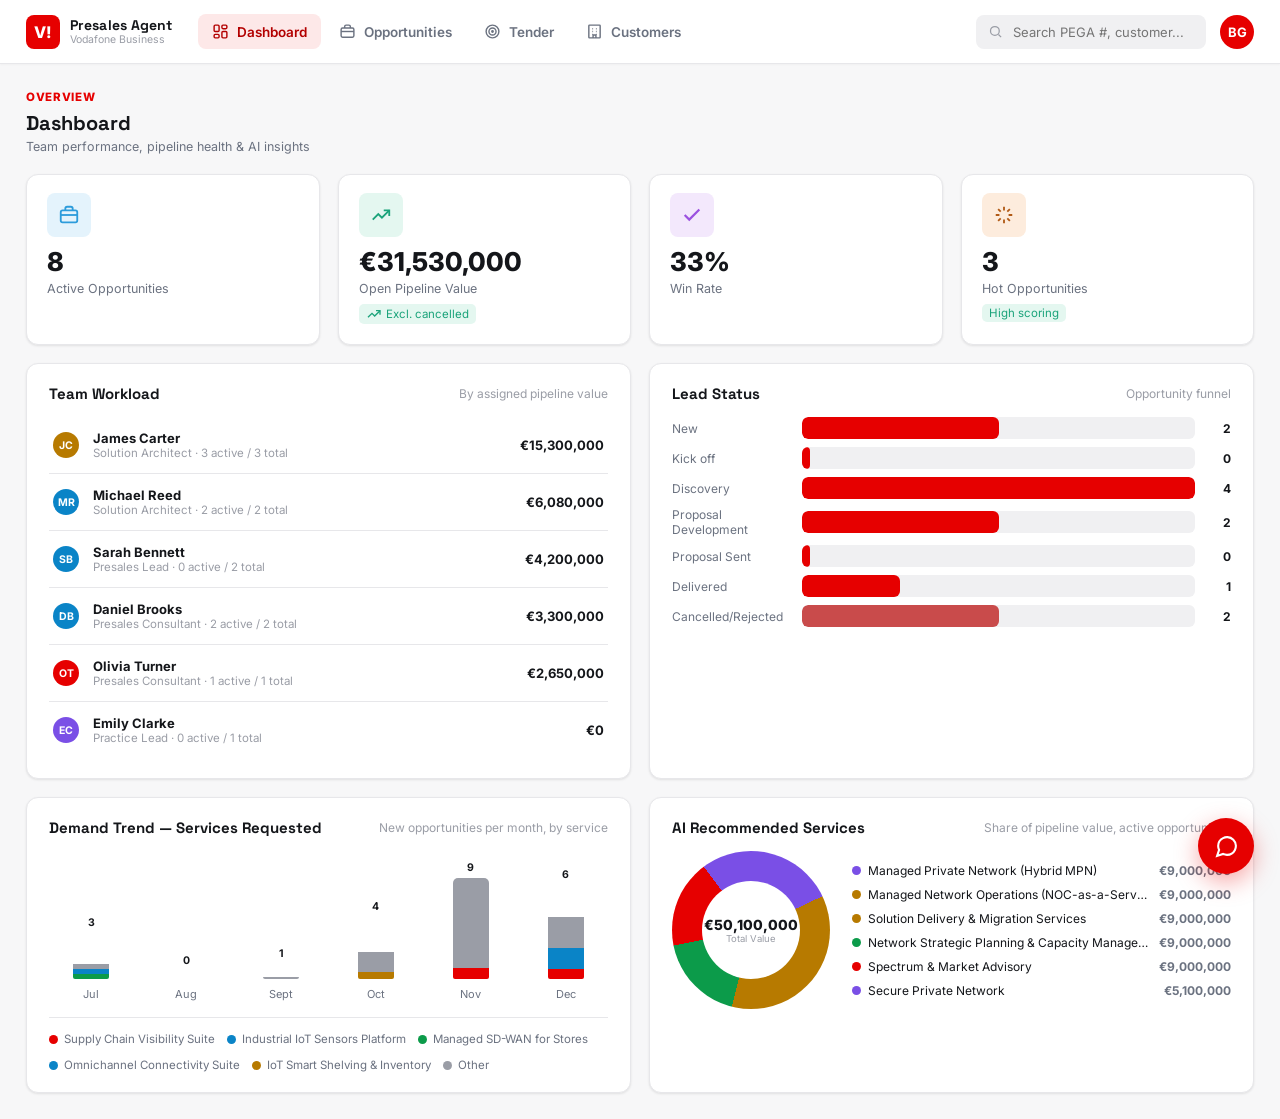
<file: design-export/01-dashboard.html>
<!doctype html>
<html lang="en">
<head>
<meta charset="UTF-8">
<title>Presales Agent — Dashboard</title>
<link rel="preconnect" href="https://fonts.googleapis.com">
<link rel="preconnect" href="https://fonts.gstatic.com" crossorigin>
<link href="https://fonts.googleapis.com/css2?family=Poppins:wght@400;500;600;700&family=DM+Sans:opsz,wght@9..40,400;9..40,500;9..40,700&family=Space+Grotesk:wght@400;500;600;700&family=Inter:wght@400;500;600;700&display=swap" rel="stylesheet">
<link rel="stylesheet" href="shared.css?v=2">
</head>
<body>
<div id="app">

  <div class="topnav">
    <div class="topnav-inner">
      <div class="topnav-brand">
        <div class="mark">V!</div>
        <div class="txt"><b>Presales Agent</b><span>Vodafone Business</span></div>
      </div>
      <div class="topnav-links">

          <div class="topnav-link active" data-nav="dashboard">
            <svg viewBox="0 0 24 24" fill="none" stroke="currentColor" stroke-width="2"><rect x="3" y="3" width="7" height="9" rx="1.5"></rect><rect x="14" y="3" width="7" height="5" rx="1.5"></rect><rect x="14" y="12" width="7" height="9" rx="1.5"></rect><rect x="3" y="16" width="7" height="5" rx="1.5"></rect></svg><span>Dashboard</span>
          </div>
          <div class="topnav-link " data-nav="opportunities">
            <svg viewBox="0 0 24 24" fill="none" stroke="currentColor" stroke-width="2"><rect x="3" y="7" width="18" height="13" rx="2"></rect><path d="M8 7V5a2 2 0 0 1 2-2h4a2 2 0 0 1 2 2v2"></path><path d="M3 12h18"></path></svg><span>Opportunities</span>
          </div>
          <div class="topnav-link " data-nav="tender">
            <svg viewBox="0 0 24 24" fill="none" stroke="currentColor" stroke-width="2"><circle cx="12" cy="12" r="9"></circle><circle cx="12" cy="12" r="5"></circle><circle cx="12" cy="12" r="1" fill="currentColor"></circle></svg><span>Tender</span>
          </div>
          <div class="topnav-link " data-nav="customers">
            <svg viewBox="0 0 24 24" fill="none" stroke="currentColor" stroke-width="2"><rect x="4" y="3" width="16" height="18" rx="1"></rect><path d="M9 8h1M14 8h1M9 12h1M14 12h1M9 16h1M14 16h1"></path><path d="M10 21v-4h4v4"></path></svg><span>Customers</span>
          </div>
      </div>
      <div class="topnav-right">
        <div class="searchbox"><svg viewBox="0 0 24 24" fill="none" stroke="currentColor" stroke-width="2"><circle cx="11" cy="11" r="7"></circle><path d="m21 21-4.3-4.3"></path></svg><input placeholder="Search PEGA #, customer..." id="globalSearch"></div>
        <div class="avatar" title="Basma G.">BG</div>
      </div>
    </div>
  </div>
    <div class="main">
      <div class="content"><div class="page-head"><div><div class="eyebrow">OVERVIEW</div><h1>Dashboard</h1><div class="sub">Team performance, pipeline health &amp; AI insights</div></div></div>
  <div class="grid grid-4" style="margin-bottom:18px;">
    <div class="card kpi kpi-click" data-goactive="1"><div class="icon-badge icon-badge-blue"><svg viewBox="0 0 24 24" fill="none" stroke="currentColor" stroke-width="2"><rect x="3" y="7" width="18" height="13" rx="2"></rect><path d="M8 7V5a2 2 0 0 1 2-2h4a2 2 0 0 1 2 2v2"></path><path d="M3 12h18"></path></svg></div><div class="num">8</div><div class="lbl">Active Opportunities</div></div>
    <div class="card kpi kpi-click" data-goactive="1"><div class="icon-badge icon-badge-green"><svg viewBox="0 0 24 24" fill="none" stroke="currentColor" stroke-width="2"><path d="M3 17l6-6 4 4 8-8"></path><path d="M15 7h6v6"></path></svg></div><div class="num">€31,530,000</div><div class="lbl">Open Pipeline Value</div><span class="delta up"><svg viewBox="0 0 24 24" fill="none" stroke="currentColor" stroke-width="2"><path d="M3 17l6-6 4 4 8-8"></path><path d="M15 7h6v6"></path></svg> Excl. cancelled</span></div>
    <div class="card kpi kpi-click" data-goclosed="1"><div class="icon-badge icon-badge-purple"><svg viewBox="0 0 24 24" fill="none" stroke="currentColor" stroke-width="2.4"><path d="M20 6 9 17l-5-5"></path></svg></div><div class="num">33%</div><div class="lbl">Win Rate</div></div>
    <div class="card kpi kpi-click" data-goscore="Hot"><div class="icon-badge icon-badge-amber"><svg viewBox="0 0 24 24" fill="none" stroke="currentColor" stroke-width="2"><path d="M12 3v4M12 17v4M3 12h4M17 12h4M5.6 5.6l2.8 2.8M15.6 15.6l2.8 2.8M18.4 5.6l-2.8 2.8M8.4 15.6l-2.8 2.8"></path></svg></div><div class="num">3</div><div class="lbl">Hot Opportunities</div><span class="delta up">High scoring</span></div>
  </div>

  <div class="grid grid-2" style="margin-bottom:18px;">
    <div class="card card-pad">
      <div class="card-head"><h3>Team Workload</h3><span class="hint">By assigned pipeline value</span></div>
      <div class="rowlist">

          <div class="row" data-goassignee="t2">
            <div class="avatar-sm" style="background:#B77A00" title="James Carter">JC</div>
            <div style="flex:1;min-width:0;">
              <div style="font-weight:700;font-size:13px;">James Carter</div>
              <div style="font-size:11.5px;color:var(--vf-grey-light);">Solution Architect · 3 active / 3 total</div>
            </div>
            <div style="text-align:right;font-weight:700;font-size:13px;">€15,300,000</div>
          </div>
          <div class="row" data-goassignee="t6">
            <div class="avatar-sm" style="background:#0A84C7" title="Michael Reed">MR</div>
            <div style="flex:1;min-width:0;">
              <div style="font-weight:700;font-size:13px;">Michael Reed</div>
              <div style="font-size:11.5px;color:var(--vf-grey-light);">Solution Architect · 2 active / 2 total</div>
            </div>
            <div style="text-align:right;font-weight:700;font-size:13px;">€6,080,000</div>
          </div>
          <div class="row" data-goassignee="t1">
            <div class="avatar-sm" style="background:#0A84C7" title="Sarah Bennett">SB</div>
            <div style="flex:1;min-width:0;">
              <div style="font-weight:700;font-size:13px;">Sarah Bennett</div>
              <div style="font-size:11.5px;color:var(--vf-grey-light);">Presales Lead · 0 active / 2 total</div>
            </div>
            <div style="text-align:right;font-weight:700;font-size:13px;">€4,200,000</div>
          </div>
          <div class="row" data-goassignee="t4">
            <div class="avatar-sm" style="background:#0A84C7" title="Daniel Brooks">DB</div>
            <div style="flex:1;min-width:0;">
              <div style="font-weight:700;font-size:13px;">Daniel Brooks</div>
              <div style="font-size:11.5px;color:var(--vf-grey-light);">Presales Consultant · 2 active / 2 total</div>
            </div>
            <div style="text-align:right;font-weight:700;font-size:13px;">€3,300,000</div>
          </div>
          <div class="row" data-goassignee="t3">
            <div class="avatar-sm" style="background:#E60000" title="Olivia Turner">OT</div>
            <div style="flex:1;min-width:0;">
              <div style="font-weight:700;font-size:13px;">Olivia Turner</div>
              <div style="font-size:11.5px;color:var(--vf-grey-light);">Presales Consultant · 1 active / 1 total</div>
            </div>
            <div style="text-align:right;font-weight:700;font-size:13px;">€2,650,000</div>
          </div>
          <div class="row" data-goassignee="t5">
            <div class="avatar-sm" style="background:#7A4FE6" title="Emily Clarke">EC</div>
            <div style="flex:1;min-width:0;">
              <div style="font-weight:700;font-size:13px;">Emily Clarke</div>
              <div style="font-size:11.5px;color:var(--vf-grey-light);">Practice Lead · 0 active / 1 total</div>
            </div>
            <div style="text-align:right;font-weight:700;font-size:13px;">€0</div>
          </div>
      </div>
    </div>

    <div class="card card-pad">
      <div class="card-head"><h3>Lead Status</h3><span class="hint">Opportunity funnel</span></div>
      <div class="funnel">
        <div class="f-row f-row-click" data-gostatus="New">
            <div class="f-lbl">New</div>
            <div class="f-bar-wrap"><div class="f-bar" style="width:50%"></div></div>
            <div class="f-num">2</div>
          </div><div class="f-row f-row-click" data-gostatus="Kick off">
            <div class="f-lbl">Kick off</div>
            <div class="f-bar-wrap"><div class="f-bar" style="width:0%"></div></div>
            <div class="f-num">0</div>
          </div><div class="f-row f-row-click" data-gostatus="Discovery">
            <div class="f-lbl">Discovery</div>
            <div class="f-bar-wrap"><div class="f-bar" style="width:100%"></div></div>
            <div class="f-num">4</div>
          </div><div class="f-row f-row-click" data-gostatus="Proposal Development">
            <div class="f-lbl">Proposal Development</div>
            <div class="f-bar-wrap"><div class="f-bar" style="width:50%"></div></div>
            <div class="f-num">2</div>
          </div><div class="f-row f-row-click" data-gostatus="Proposal Sent">
            <div class="f-lbl">Proposal Sent</div>
            <div class="f-bar-wrap"><div class="f-bar" style="width:0%"></div></div>
            <div class="f-num">0</div>
          </div><div class="f-row f-row-click" data-gostatus="Delivered">
            <div class="f-lbl">Delivered</div>
            <div class="f-bar-wrap"><div class="f-bar" style="width:25%"></div></div>
            <div class="f-num">1</div>
          </div>
        <div class="f-row f-row-click" data-gostatus="Cancelled/Rejected"><div class="f-lbl">Cancelled/Rejected</div><div class="f-bar-wrap"><div class="f-bar" style="width:50%;background:#C94B4B"></div></div><div class="f-num">2</div></div>
      </div>
    </div>
  </div>

  <div class="grid grid-2">
    <div class="card card-pad">
      <div class="card-head"><h3>Demand Trend — Services Requested</h3><span class="hint">New opportunities per month, by service</span></div>
      <div class="barchart">

          <div class="bar-col">
            <div class="bar-val">3</div>
            <div class="stackbar" style="height:33%"><div style="height:11%;background:#0C9B4A" title="Managed SD-WAN for Stores: 1"></div><div style="height:11%;background:#0A84C7" title="Omnichannel Connectivity Suite: 1"></div><div style="height:11%;background:var(--vf-grey-light)" title="Other: 1"></div></div>
            <div class="bar-lbl">Jul</div>
          </div>
          <div class="bar-col">
            <div class="bar-val">0</div>
            <div class="stackbar" style="height:6%"></div>
            <div class="bar-lbl">Aug</div>
          </div>
          <div class="bar-col">
            <div class="bar-val">1</div>
            <div class="stackbar" style="height:11%"><div style="height:11%;background:var(--vf-grey-light)" title="Other: 1"></div></div>
            <div class="bar-lbl">Sept</div>
          </div>
          <div class="bar-col">
            <div class="bar-val">4</div>
            <div class="stackbar" style="height:44%"><div style="height:11%;background:#B77A00" title="IoT Smart Shelving &amp; Inventory: 1"></div><div style="height:33%;background:var(--vf-grey-light)" title="Other: 3"></div></div>
            <div class="bar-lbl">Oct</div>
          </div>
          <div class="bar-col">
            <div class="bar-val">9</div>
            <div class="stackbar" style="height:100%"><div style="height:11%;background:#E60000" title="Supply Chain Visibility Suite: 1"></div><div style="height:89%;background:var(--vf-grey-light)" title="Other: 8"></div></div>
            <div class="bar-lbl">Nov</div>
          </div>
          <div class="bar-col">
            <div class="bar-val">6</div>
            <div class="stackbar" style="height:67%"><div style="height:11%;background:#E60000" title="Supply Chain Visibility Suite: 1"></div><div style="height:22%;background:#0A84C7" title="Industrial IoT Sensors Platform: 2"></div><div style="height:33%;background:var(--vf-grey-light)" title="Other: 3"></div></div>
            <div class="bar-lbl">Dec</div>
          </div>
      </div>

      <div class="legend">
        <div class="legend-item legend-item-click" data-goservice="Supply Chain Visibility Suite"><span class="legend-dot" style="background:#E60000"></span>Supply Chain Visibility Suite</div><div class="legend-item legend-item-click" data-goservice="Industrial IoT Sensors Platform"><span class="legend-dot" style="background:#0A84C7"></span>Industrial IoT Sensors Platform</div><div class="legend-item legend-item-click" data-goservice="Managed SD-WAN for Stores"><span class="legend-dot" style="background:#0C9B4A"></span>Managed SD-WAN for Stores</div><div class="legend-item legend-item-click" data-goservice="Omnichannel Connectivity Suite"><span class="legend-dot" style="background:#0A84C7"></span>Omnichannel Connectivity Suite</div><div class="legend-item legend-item-click" data-goservice="IoT Smart Shelving &amp; Inventory"><span class="legend-dot" style="background:#B77A00"></span>IoT Smart Shelving &amp; Inventory</div>
        <div class="legend-item"><span class="legend-dot" style="background:var(--vf-grey-light)"></span>Other</div>
      </div>
    </div>

    <div class="card card-pad">
      <div class="card-head"><h3>AI Recommended Services</h3><span class="hint">Share of pipeline value, active opportunities</span></div>

  <div style="display:flex;align-items:center;gap:22px;flex-wrap:wrap;">
    <div style="width:158px;height:158px;border-radius:50%;background:conic-gradient(#7A4FE6 0% 17.964071856287426%, #B77A00 17.964071856287426% 35.92814371257485%, #B77A00 35.92814371257485% 53.89221556886228%, #0C9B4A 53.89221556886228% 71.8562874251497%, #E60000 71.8562874251497% 89.82035928143713%, #7A4FE6 89.82035928143713% 100.00000000000001%);position:relative;flex-shrink:0;">
      <div style="position:absolute;inset:19%;background:#fff;border-radius:50%;display:flex;flex-direction:column;align-items:center;justify-content:center;text-align:center;">
        <div style="font-size:14px;font-weight:800;">€50,100,000</div>
        <div style="font-size:9.5px;color:var(--vf-grey-light);">Total Value</div>
      </div>
    </div>
    <div style="flex:1;min-width:160px;display:flex;flex-direction:column;gap:9px;">

        <div class="legend-row-click" data-goservice="Managed Private Network (Hybrid MPN)" style="display:flex;justify-content:space-between;align-items:center;gap:10px;font-size:12px;padding:4px 6px;margin:-4px -6px;border-radius:6px;">
          <span style="display:flex;align-items:center;gap:7px;min-width:0;"><span class="legend-dot" style="background:#7A4FE6"></span><span style="overflow:hidden;text-overflow:ellipsis;white-space:nowrap;">Managed Private Network (Hybrid MPN)</span></span>
          <span style="font-weight:700;color:var(--vf-grey);white-space:nowrap;">€9,000,000</span>
        </div>
        <div class="legend-row-click" data-goservice="Managed Network Operations (NOC-as-a-Service)" style="display:flex;justify-content:space-between;align-items:center;gap:10px;font-size:12px;padding:4px 6px;margin:-4px -6px;border-radius:6px;">
          <span style="display:flex;align-items:center;gap:7px;min-width:0;"><span class="legend-dot" style="background:#B77A00"></span><span style="overflow:hidden;text-overflow:ellipsis;white-space:nowrap;">Managed Network Operations (NOC-as-a-Service)</span></span>
          <span style="font-weight:700;color:var(--vf-grey);white-space:nowrap;">€9,000,000</span>
        </div>
        <div class="legend-row-click" data-goservice="Solution Delivery &amp; Migration Services" style="display:flex;justify-content:space-between;align-items:center;gap:10px;font-size:12px;padding:4px 6px;margin:-4px -6px;border-radius:6px;">
          <span style="display:flex;align-items:center;gap:7px;min-width:0;"><span class="legend-dot" style="background:#B77A00"></span><span style="overflow:hidden;text-overflow:ellipsis;white-space:nowrap;">Solution Delivery &amp; Migration Services</span></span>
          <span style="font-weight:700;color:var(--vf-grey);white-space:nowrap;">€9,000,000</span>
        </div>
        <div class="legend-row-click" data-goservice="Network Strategic Planning &amp; Capacity Management" style="display:flex;justify-content:space-between;align-items:center;gap:10px;font-size:12px;padding:4px 6px;margin:-4px -6px;border-radius:6px;">
          <span style="display:flex;align-items:center;gap:7px;min-width:0;"><span class="legend-dot" style="background:#0C9B4A"></span><span style="overflow:hidden;text-overflow:ellipsis;white-space:nowrap;">Network Strategic Planning &amp; Capacity Management</span></span>
          <span style="font-weight:700;color:var(--vf-grey);white-space:nowrap;">€9,000,000</span>
        </div>
        <div class="legend-row-click" data-goservice="Spectrum &amp; Market Advisory" style="display:flex;justify-content:space-between;align-items:center;gap:10px;font-size:12px;padding:4px 6px;margin:-4px -6px;border-radius:6px;">
          <span style="display:flex;align-items:center;gap:7px;min-width:0;"><span class="legend-dot" style="background:#E60000"></span><span style="overflow:hidden;text-overflow:ellipsis;white-space:nowrap;">Spectrum &amp; Market Advisory</span></span>
          <span style="font-weight:700;color:var(--vf-grey);white-space:nowrap;">€9,000,000</span>
        </div>
        <div class="legend-row-click" data-goservice="Secure Private Network" style="display:flex;justify-content:space-between;align-items:center;gap:10px;font-size:12px;padding:4px 6px;margin:-4px -6px;border-radius:6px;">
          <span style="display:flex;align-items:center;gap:7px;min-width:0;"><span class="legend-dot" style="background:#7A4FE6"></span><span style="overflow:hidden;text-overflow:ellipsis;white-space:nowrap;">Secure Private Network</span></span>
          <span style="font-weight:700;color:var(--vf-grey);white-space:nowrap;">€5,100,000</span>
        </div>
    </div>
  </div>

    </div>
  </div>
  </div>
    </div>
    <button class="chat-fab" id="chatFab" title="Presales Assistant"><svg viewBox="0 0 24 24" fill="none" stroke="currentColor" stroke-width="2"><path d="M21 11.5a8.38 8.38 0 0 1-.9 3.8 8.5 8.5 0 0 1-7.6 4.7 8.38 8.38 0 0 1-3.8-.9L3 21l1.9-5.7a8.38 8.38 0 0 1-.9-3.8 8.5 8.5 0 0 1 4.7-7.6 8.38 8.38 0 0 1 3.8-.9h.5a8.48 8.48 0 0 1 8 8v.5z"></path></svg></button>
</div>
</body>
</html>
</file>
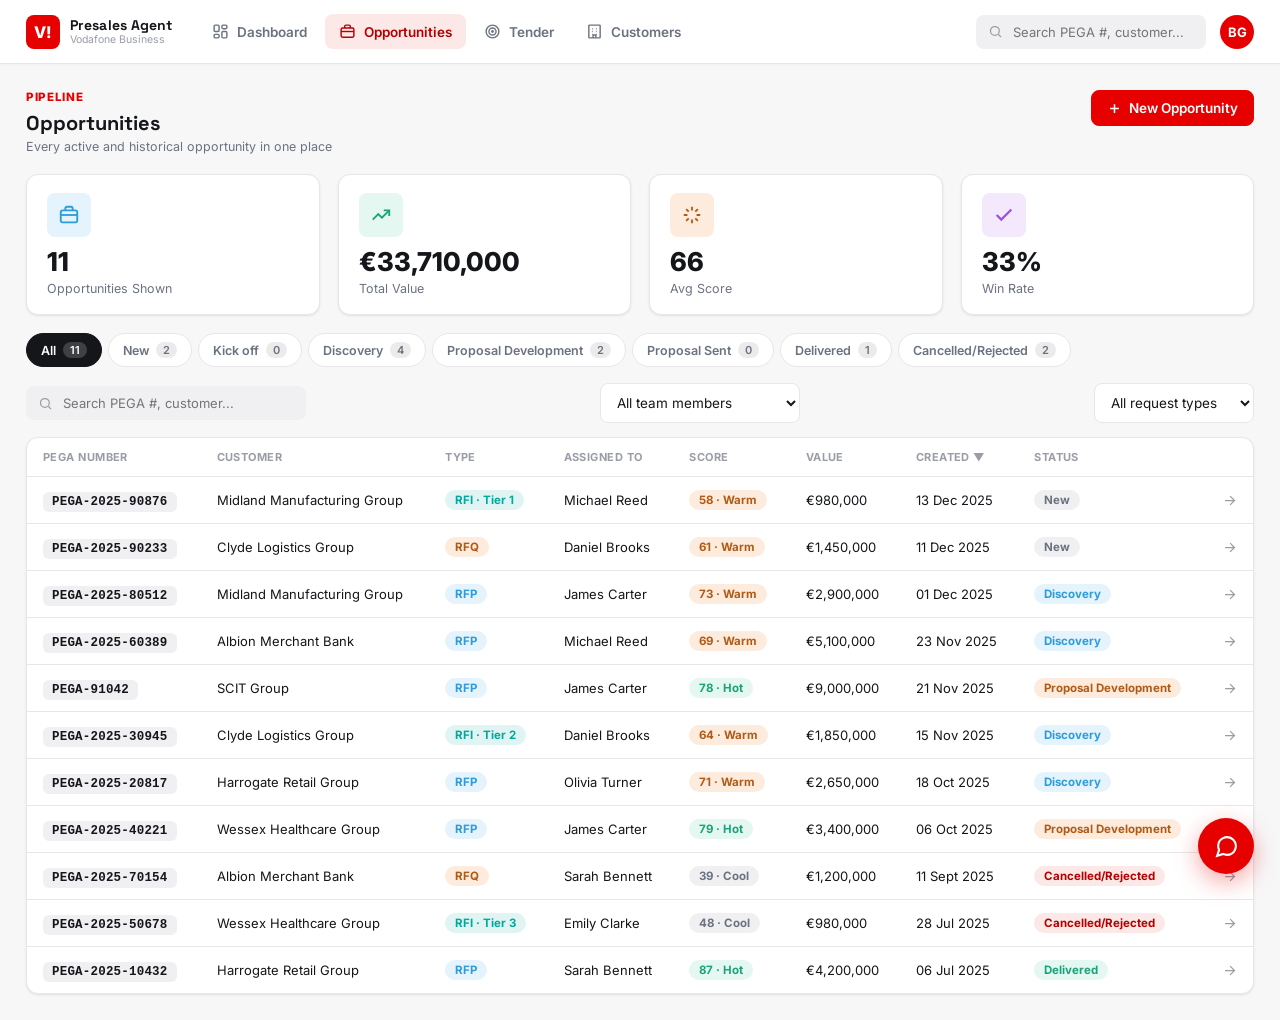
<file: design-export/02-opportunities.html>
<!doctype html>
<html lang="en">
<head>
<meta charset="UTF-8">
<title>Presales Agent — Opportunities</title>
<link rel="preconnect" href="https://fonts.googleapis.com">
<link rel="preconnect" href="https://fonts.gstatic.com" crossorigin>
<link href="https://fonts.googleapis.com/css2?family=Poppins:wght@400;500;600;700&family=DM+Sans:opsz,wght@9..40,400;9..40,500;9..40,700&family=Space+Grotesk:wght@400;500;600;700&family=Inter:wght@400;500;600;700&display=swap" rel="stylesheet">
<link rel="stylesheet" href="shared.css?v=2">
</head>
<body>
<div id="app">


  <div class="topnav">
    <div class="topnav-inner">
      <div class="topnav-brand">
        <div class="mark">V!</div>
        <div class="txt"><b>Presales Agent</b><span>Vodafone Business</span></div>
      </div>
      <div class="topnav-links">

          <div class="topnav-link " data-nav="dashboard">
            <svg viewBox="0 0 24 24" fill="none" stroke="currentColor" stroke-width="2"><rect x="3" y="3" width="7" height="9" rx="1.5"></rect><rect x="14" y="3" width="7" height="5" rx="1.5"></rect><rect x="14" y="12" width="7" height="9" rx="1.5"></rect><rect x="3" y="16" width="7" height="5" rx="1.5"></rect></svg><span>Dashboard</span>
          </div>
          <div class="topnav-link active" data-nav="opportunities">
            <svg viewBox="0 0 24 24" fill="none" stroke="currentColor" stroke-width="2"><rect x="3" y="7" width="18" height="13" rx="2"></rect><path d="M8 7V5a2 2 0 0 1 2-2h4a2 2 0 0 1 2 2v2"></path><path d="M3 12h18"></path></svg><span>Opportunities</span>
          </div>
          <div class="topnav-link " data-nav="tender">
            <svg viewBox="0 0 24 24" fill="none" stroke="currentColor" stroke-width="2"><circle cx="12" cy="12" r="9"></circle><circle cx="12" cy="12" r="5"></circle><circle cx="12" cy="12" r="1" fill="currentColor"></circle></svg><span>Tender</span>
          </div>
          <div class="topnav-link " data-nav="customers">
            <svg viewBox="0 0 24 24" fill="none" stroke="currentColor" stroke-width="2"><rect x="4" y="3" width="16" height="18" rx="1"></rect><path d="M9 8h1M14 8h1M9 12h1M14 12h1M9 16h1M14 16h1"></path><path d="M10 21v-4h4v4"></path></svg><span>Customers</span>
          </div>
      </div>
      <div class="topnav-right">
        <div class="searchbox"><svg viewBox="0 0 24 24" fill="none" stroke="currentColor" stroke-width="2"><circle cx="11" cy="11" r="7"></circle><path d="m21 21-4.3-4.3"></path></svg><input placeholder="Search PEGA #, customer..." id="globalSearch"></div>
        <div class="avatar" title="Basma G.">BG</div>
      </div>
    </div>
  </div>
    <div class="main">
      <div class="content">
  <div class="page-head">
    <div><div class="eyebrow">PIPELINE</div><h1>Opportunities</h1><div class="sub">Every active and historical opportunity in one place</div></div>
    <button class="btn btn-primary" id="btnNewOpp"><svg viewBox="0 0 24 24" fill="none" stroke="currentColor" stroke-width="2.4"><path d="M12 5v14M5 12h14"></path></svg> New Opportunity</button>
  </div>

  <div class="grid grid-4" style="margin-bottom:18px;">
    <div class="card kpi"><div class="icon-badge icon-badge-blue"><svg viewBox="0 0 24 24" fill="none" stroke="currentColor" stroke-width="2"><rect x="3" y="7" width="18" height="13" rx="2"></rect><path d="M8 7V5a2 2 0 0 1 2-2h4a2 2 0 0 1 2 2v2"></path><path d="M3 12h18"></path></svg></div><div class="num">11</div><div class="lbl">Opportunities Shown</div></div>
    <div class="card kpi"><div class="icon-badge icon-badge-green"><svg viewBox="0 0 24 24" fill="none" stroke="currentColor" stroke-width="2"><path d="M3 17l6-6 4 4 8-8"></path><path d="M15 7h6v6"></path></svg></div><div class="num">€33,710,000</div><div class="lbl">Total Value</div></div>
    <div class="card kpi"><div class="icon-badge icon-badge-amber"><svg viewBox="0 0 24 24" fill="none" stroke="currentColor" stroke-width="2"><path d="M12 3v4M12 17v4M3 12h4M17 12h4M5.6 5.6l2.8 2.8M15.6 15.6l2.8 2.8M18.4 5.6l-2.8 2.8M8.4 15.6l-2.8 2.8"></path></svg></div><div class="num">66</div><div class="lbl">Avg Score</div></div>
    <div class="card kpi"><div class="icon-badge icon-badge-purple"><svg viewBox="0 0 24 24" fill="none" stroke="currentColor" stroke-width="2.4"><path d="M20 6 9 17l-5-5"></path></svg></div><div class="num">33%</div><div class="lbl">Win Rate</div></div>
  </div>

  <div class="seg-tabs">
    <div class="seg-tab active" data-setstatus="">All <span class="seg-count">11</span></div>
    <div class="seg-tab " data-setstatus="New">New <span class="seg-count">2</span></div><div class="seg-tab " data-setstatus="Kick off">Kick off <span class="seg-count">0</span></div><div class="seg-tab " data-setstatus="Discovery">Discovery <span class="seg-count">4</span></div><div class="seg-tab " data-setstatus="Proposal Development">Proposal Development <span class="seg-count">2</span></div><div class="seg-tab " data-setstatus="Proposal Sent">Proposal Sent <span class="seg-count">0</span></div><div class="seg-tab " data-setstatus="Delivered">Delivered <span class="seg-count">1</span></div><div class="seg-tab " data-setstatus="Cancelled/Rejected">Cancelled/Rejected <span class="seg-count">2</span></div>
  </div>

  <div class="opp-toolbar">
    <div class="searchbox" style="width:280px;"><svg viewBox="0 0 24 24" fill="none" stroke="currentColor" stroke-width="2"><circle cx="11" cy="11" r="7"></circle><path d="m21 21-4.3-4.3"></path></svg><input id="oppSearch" placeholder="Search PEGA #, customer..." value=""></div>
    <select id="fAssignee" class="input" style="width:200px;">
      <option value="">All team members</option>
      <option value="t1">Sarah Bennett</option><option value="t2">James Carter</option><option value="t3">Olivia Turner</option><option value="t4">Daniel Brooks</option><option value="t5">Emily Clarke</option><option value="t6">Michael Reed</option>
    </select>
    <select id="fRequestType" class="input" style="width:160px;">
      <option value="">All request types</option>
      <option value="RFI">RFI</option><option value="RFP">RFP</option><option value="RFQ">RFQ</option>
    </select>
  </div>

  <div class="card">

    <table class="opp-table">
      <thead><tr>
        <th>PEGA Number</th><th>Customer</th><th>Type</th><th>Assigned To</th><th>Score</th>
        <th class="sortable" data-sort="value">Value</th>
        <th class="sortable" data-sort="created">Created ▼</th>
        <th>Status</th><th></th>
      </tr></thead>
      <tbody>

          <tr data-openopp="o9">
            <td><span class="pega-num">PEGA-2025-90876</span></td>
            <td>Midland Manufacturing Group</td>
            <td><span class="pill pill-teal">RFI · Tier 1</span></td>
            <td style="white-space:nowrap;">Michael Reed</td>
            <td><span class="pill pill-amber">58 · Warm</span></td>
            <td>€980,000</td>
            <td>13 Dec 2025</td>
            <td><span class="pill pill-grey">New</span></td>
            <td><svg viewBox="0 0 24 24" fill="none" stroke="currentColor" stroke-width="2"><path d="M5 12h14M13 5l7 7-7 7"></path></svg></td>
          </tr>
          <tr data-openopp="o4">
            <td><span class="pega-num">PEGA-2025-90233</span></td>
            <td>Clyde Logistics Group</td>
            <td><span class="pill pill-orange">RFQ</span></td>
            <td style="white-space:nowrap;">Daniel Brooks</td>
            <td><span class="pill pill-amber">61 · Warm</span></td>
            <td>€1,450,000</td>
            <td>11 Dec 2025</td>
            <td><span class="pill pill-grey">New</span></td>
            <td><svg viewBox="0 0 24 24" fill="none" stroke="currentColor" stroke-width="2"><path d="M5 12h14M13 5l7 7-7 7"></path></svg></td>
          </tr>
          <tr data-openopp="o10">
            <td><span class="pega-num">PEGA-2025-80512</span></td>
            <td>Midland Manufacturing Group</td>
            <td><span class="pill pill-blue">RFP</span></td>
            <td style="white-space:nowrap;">James Carter</td>
            <td><span class="pill pill-amber">73 · Warm</span></td>
            <td>€2,900,000</td>
            <td>01 Dec 2025</td>
            <td><span class="pill pill-blue">Discovery</span></td>
            <td><svg viewBox="0 0 24 24" fill="none" stroke="currentColor" stroke-width="2"><path d="M5 12h14M13 5l7 7-7 7"></path></svg></td>
          </tr>
          <tr data-openopp="o7">
            <td><span class="pega-num">PEGA-2025-60389</span></td>
            <td>Albion Merchant Bank</td>
            <td><span class="pill pill-blue">RFP</span></td>
            <td style="white-space:nowrap;">Michael Reed</td>
            <td><span class="pill pill-amber">69 · Warm</span></td>
            <td>€5,100,000</td>
            <td>23 Nov 2025</td>
            <td><span class="pill pill-blue">Discovery</span></td>
            <td><svg viewBox="0 0 24 24" fill="none" stroke="currentColor" stroke-width="2"><path d="M5 12h14M13 5l7 7-7 7"></path></svg></td>
          </tr>
          <tr data-openopp="o11">
            <td><span class="pega-num">PEGA-91042</span></td>
            <td>SCIT Group</td>
            <td><span class="pill pill-blue">RFP</span></td>
            <td style="white-space:nowrap;">James Carter</td>
            <td><span class="pill pill-green">78 · Hot</span></td>
            <td>€9,000,000</td>
            <td>21 Nov 2025</td>
            <td><span class="pill pill-amber">Proposal Development</span></td>
            <td><svg viewBox="0 0 24 24" fill="none" stroke="currentColor" stroke-width="2"><path d="M5 12h14M13 5l7 7-7 7"></path></svg></td>
          </tr>
          <tr data-openopp="o3">
            <td><span class="pega-num">PEGA-2025-30945</span></td>
            <td>Clyde Logistics Group</td>
            <td><span class="pill pill-teal">RFI · Tier 2</span></td>
            <td style="white-space:nowrap;">Daniel Brooks</td>
            <td><span class="pill pill-amber">64 · Warm</span></td>
            <td>€1,850,000</td>
            <td>15 Nov 2025</td>
            <td><span class="pill pill-blue">Discovery</span></td>
            <td><svg viewBox="0 0 24 24" fill="none" stroke="currentColor" stroke-width="2"><path d="M5 12h14M13 5l7 7-7 7"></path></svg></td>
          </tr>
          <tr data-openopp="o2">
            <td><span class="pega-num">PEGA-2025-20817</span></td>
            <td>Harrogate Retail Group</td>
            <td><span class="pill pill-blue">RFP</span></td>
            <td style="white-space:nowrap;">Olivia Turner</td>
            <td><span class="pill pill-amber">71 · Warm</span></td>
            <td>€2,650,000</td>
            <td>18 Oct 2025</td>
            <td><span class="pill pill-blue">Discovery</span></td>
            <td><svg viewBox="0 0 24 24" fill="none" stroke="currentColor" stroke-width="2"><path d="M5 12h14M13 5l7 7-7 7"></path></svg></td>
          </tr>
          <tr data-openopp="o5">
            <td><span class="pega-num">PEGA-2025-40221</span></td>
            <td>Wessex Healthcare Group</td>
            <td><span class="pill pill-blue">RFP</span></td>
            <td style="white-space:nowrap;">James Carter</td>
            <td><span class="pill pill-green">79 · Hot</span></td>
            <td>€3,400,000</td>
            <td>06 Oct 2025</td>
            <td><span class="pill pill-amber">Proposal Development</span></td>
            <td><svg viewBox="0 0 24 24" fill="none" stroke="currentColor" stroke-width="2"><path d="M5 12h14M13 5l7 7-7 7"></path></svg></td>
          </tr>
          <tr data-openopp="o8">
            <td><span class="pega-num">PEGA-2025-70154</span></td>
            <td>Albion Merchant Bank</td>
            <td><span class="pill pill-orange">RFQ</span></td>
            <td style="white-space:nowrap;">Sarah Bennett</td>
            <td><span class="pill pill-grey">39 · Cool</span></td>
            <td>€1,200,000</td>
            <td>11 Sept 2025</td>
            <td><span class="pill pill-red">Cancelled/Rejected</span></td>
            <td><svg viewBox="0 0 24 24" fill="none" stroke="currentColor" stroke-width="2"><path d="M5 12h14M13 5l7 7-7 7"></path></svg></td>
          </tr>
          <tr data-openopp="o6">
            <td><span class="pega-num">PEGA-2025-50678</span></td>
            <td>Wessex Healthcare Group</td>
            <td><span class="pill pill-teal">RFI · Tier 3</span></td>
            <td style="white-space:nowrap;">Emily Clarke</td>
            <td><span class="pill pill-grey">48 · Cool</span></td>
            <td>€980,000</td>
            <td>28 Jul 2025</td>
            <td><span class="pill pill-red">Cancelled/Rejected</span></td>
            <td><svg viewBox="0 0 24 24" fill="none" stroke="currentColor" stroke-width="2"><path d="M5 12h14M13 5l7 7-7 7"></path></svg></td>
          </tr>
          <tr data-openopp="o1">
            <td><span class="pega-num">PEGA-2025-10432</span></td>
            <td>Harrogate Retail Group</td>
            <td><span class="pill pill-blue">RFP</span></td>
            <td style="white-space:nowrap;">Sarah Bennett</td>
            <td><span class="pill pill-green">87 · Hot</span></td>
            <td>€4,200,000</td>
            <td>06 Jul 2025</td>
            <td><span class="pill pill-green">Delivered</span></td>
            <td><svg viewBox="0 0 24 24" fill="none" stroke="currentColor" stroke-width="2"><path d="M5 12h14M13 5l7 7-7 7"></path></svg></td>
          </tr>
      </tbody>
    </table>
  </div>
  </div>
    </div>
    <button class="chat-fab" id="chatFab" title="Presales Assistant"><svg viewBox="0 0 24 24" fill="none" stroke="currentColor" stroke-width="2"><path d="M21 11.5a8.38 8.38 0 0 1-.9 3.8 8.5 8.5 0 0 1-7.6 4.7 8.38 8.38 0 0 1-3.8-.9L3 21l1.9-5.7a8.38 8.38 0 0 1-.9-3.8 8.5 8.5 0 0 1 4.7-7.6 8.38 8.38 0 0 1 3.8-.9h.5a8.48 8.48 0 0 1 8 8v.5z"></path></svg></button>


</div>
</body>
</html>
</file>
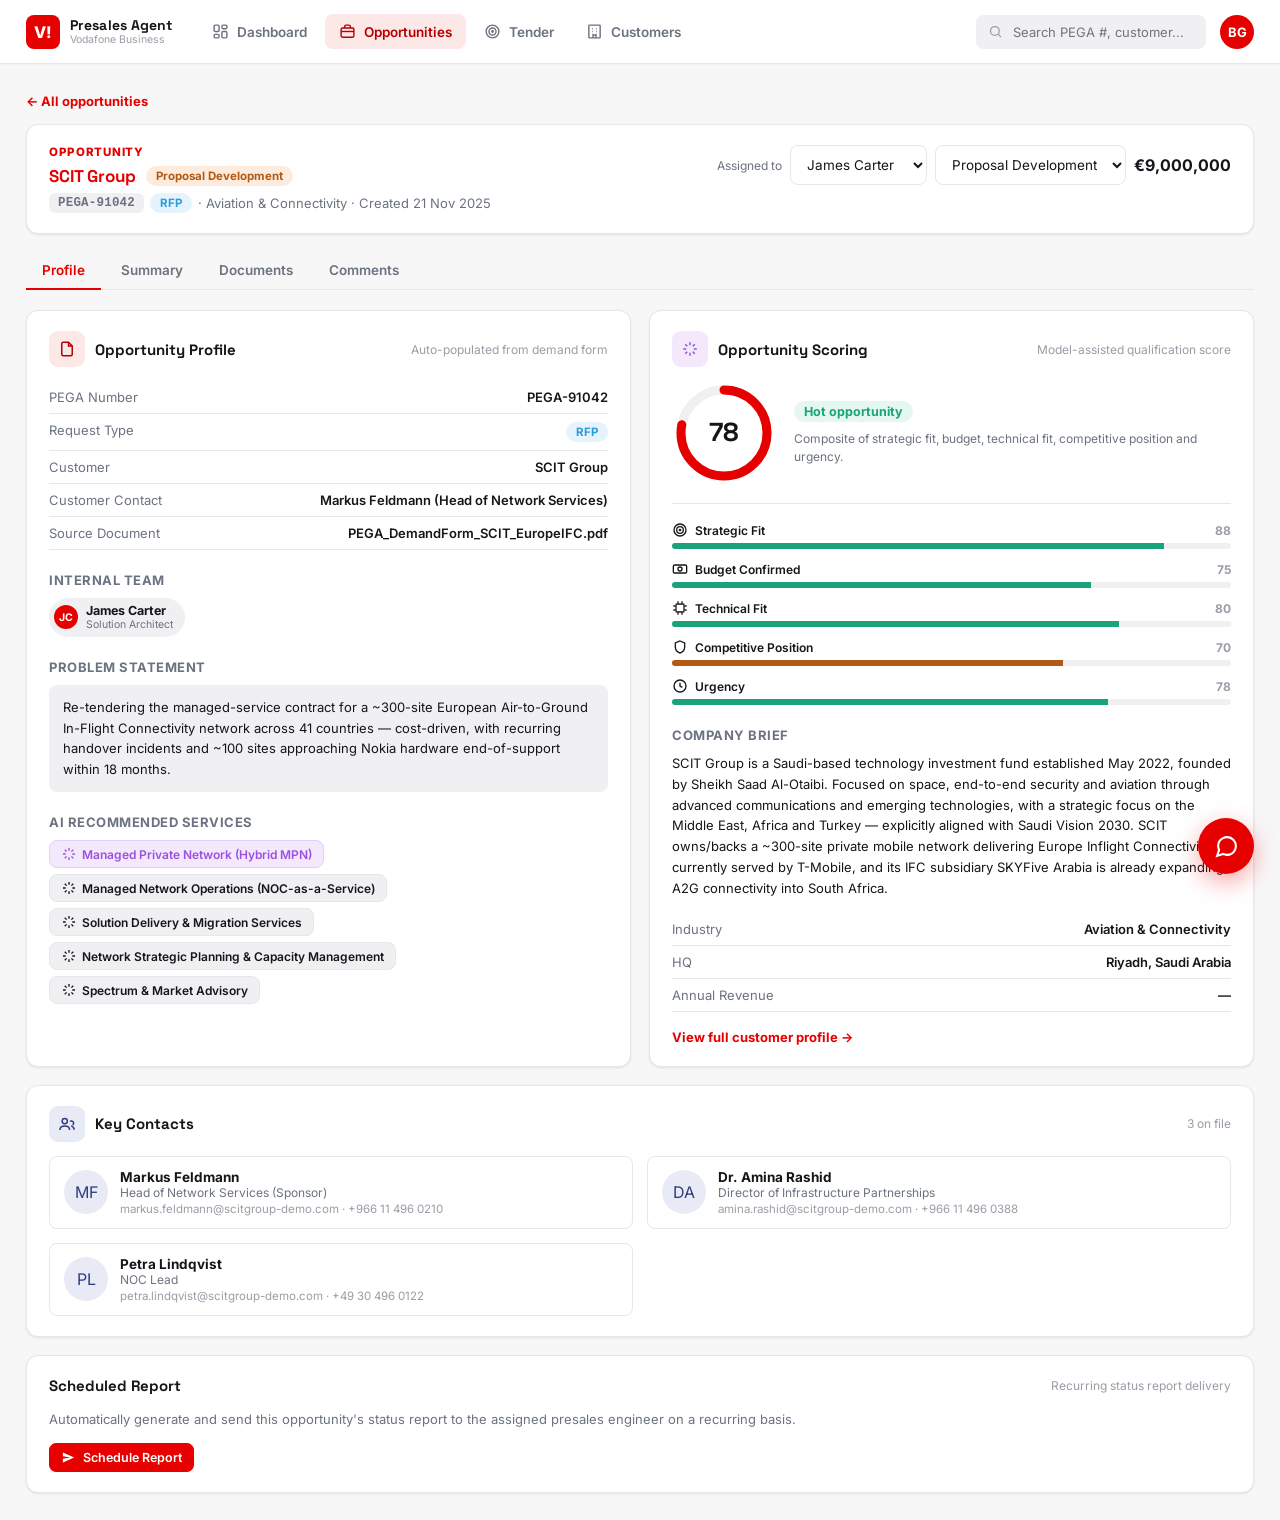
<file: design-export/03-opportunity-profile.html>
<!doctype html>
<html lang="en">
<head>
<meta charset="UTF-8">
<title>Presales Agent — Opportunity Profile</title>
<link rel="preconnect" href="https://fonts.googleapis.com">
<link rel="preconnect" href="https://fonts.gstatic.com" crossorigin>
<link href="https://fonts.googleapis.com/css2?family=Poppins:wght@400;500;600;700&family=DM+Sans:opsz,wght@9..40,400;9..40,500;9..40,700&family=Space+Grotesk:wght@400;500;600;700&family=Inter:wght@400;500;600;700&display=swap" rel="stylesheet">
<link rel="stylesheet" href="shared.css?v=2">
</head>
<body>
<div id="app">


  <div class="topnav">
    <div class="topnav-inner">
      <div class="topnav-brand">
        <div class="mark">V!</div>
        <div class="txt"><b>Presales Agent</b><span>Vodafone Business</span></div>
      </div>
      <div class="topnav-links">

          <div class="topnav-link " data-nav="dashboard">
            <svg viewBox="0 0 24 24" fill="none" stroke="currentColor" stroke-width="2"><rect x="3" y="3" width="7" height="9" rx="1.5"></rect><rect x="14" y="3" width="7" height="5" rx="1.5"></rect><rect x="14" y="12" width="7" height="9" rx="1.5"></rect><rect x="3" y="16" width="7" height="5" rx="1.5"></rect></svg><span>Dashboard</span>
          </div>
          <div class="topnav-link active" data-nav="opportunities">
            <svg viewBox="0 0 24 24" fill="none" stroke="currentColor" stroke-width="2"><rect x="3" y="7" width="18" height="13" rx="2"></rect><path d="M8 7V5a2 2 0 0 1 2-2h4a2 2 0 0 1 2 2v2"></path><path d="M3 12h18"></path></svg><span>Opportunities</span>
          </div>
          <div class="topnav-link " data-nav="tender">
            <svg viewBox="0 0 24 24" fill="none" stroke="currentColor" stroke-width="2"><circle cx="12" cy="12" r="9"></circle><circle cx="12" cy="12" r="5"></circle><circle cx="12" cy="12" r="1" fill="currentColor"></circle></svg><span>Tender</span>
          </div>
          <div class="topnav-link " data-nav="customers">
            <svg viewBox="0 0 24 24" fill="none" stroke="currentColor" stroke-width="2"><rect x="4" y="3" width="16" height="18" rx="1"></rect><path d="M9 8h1M14 8h1M9 12h1M14 12h1M9 16h1M14 16h1"></path><path d="M10 21v-4h4v4"></path></svg><span>Customers</span>
          </div>
      </div>
      <div class="topnav-right">
        <div class="searchbox"><svg viewBox="0 0 24 24" fill="none" stroke="currentColor" stroke-width="2"><circle cx="11" cy="11" r="7"></circle><path d="m21 21-4.3-4.3"></path></svg><input placeholder="Search PEGA #, customer..." id="globalSearch"></div>
        <div class="avatar" title="Basma G.">BG</div>
      </div>
    </div>
  </div>
    <div class="main">
      <div class="content">
  <div style="margin-bottom:14px;">
    <a data-nav="opportunities" class="link-btn" style="display:inline-flex;align-items:center;gap:5px;">← All opportunities</a>
  </div>

  <div class="card card-pad" style="margin-bottom:18px;">
    <div style="display:flex;justify-content:space-between;align-items:flex-start;flex-wrap:wrap;gap:14px;">
      <div>
        <div class="eyebrow">OPPORTUNITY</div>
        <div style="display:flex;align-items:center;gap:10px;flex-wrap:wrap;">
          <h2 style="font-size:17px;margin:0;"><a class="link-btn" data-nav-customer="c6" style="font-size:inherit;">SCIT Group</a></h2>
          <span class="pill pill-amber">Proposal Development</span>
        </div>
        <div style="color:var(--vf-grey);font-size:13px;margin-top:6px;display:flex;align-items:center;gap:6px;flex-wrap:wrap;">
          <span class="pega-num">PEGA-91042</span> <span class="pill pill-blue">RFP</span> · Aviation &amp; Connectivity · Created 21 Nov 2025
        </div>
      </div>
      <div style="display:flex;gap:8px;flex-wrap:wrap;align-items:center;">
        <div style="font-size:12px;color:var(--vf-grey);">Assigned to</div>
        <select class="input" style="width:auto;" id="assignSelect" data-oppid="o11">
          <option value="t1">Sarah Bennett</option><option value="t2" selected="">James Carter</option><option value="t3">Olivia Turner</option><option value="t4">Daniel Brooks</option><option value="t5">Emily Clarke</option><option value="t6">Michael Reed</option>
        </select>
        <select class="input" style="width:auto;" id="statusSelect" data-oppid="o11">
          <option value="New">New</option><option value="Kick off">Kick off</option><option value="Discovery">Discovery</option><option value="Proposal Development" selected="">Proposal Development</option><option value="Proposal Sent">Proposal Sent</option><option value="Delivered">Delivered</option><option value="Cancelled/Rejected">Cancelled/Rejected</option>
        </select>
        <div style="font-weight:700;font-size:16px;">€9,000,000</div>
      </div>
    </div>
  </div>

  <div class="tabs">
    <div class="tab active" data-tab="profile">Profile</div>
    <div class="tab " data-tab="insights">Summary</div>
    <div class="tab " data-tab="documents">Documents</div>
    <div class="tab " data-tab="comments">Comments</div>
  </div>

  <div class="grid grid-2">
    <div class="card card-pad">
      <div class="card-head"><div class="icon-badge icon-badge-sm icon-badge-red"><svg viewBox="0 0 24 24" fill="none" stroke="currentColor" stroke-width="2"><path d="M14 3H7a2 2 0 0 0-2 2v14a2 2 0 0 0 2 2h10a2 2 0 0 0 2-2V8z"></path><path d="M14 3v5h5"></path></svg></div><h3 style="flex:1;margin-left:10px;">Opportunity Profile</h3><span class="hint">Auto-populated from demand form</span></div>
      <div class="kv"><div class="k">PEGA Number</div><div class="v">PEGA-91042</div></div>
      <div class="kv"><div class="k">Request Type</div><div class="v"><span class="pill pill-blue">RFP</span></div></div>
      <div class="kv"><div class="k">Customer</div><div class="v">SCIT Group</div></div>
      <div class="kv"><div class="k">Customer Contact</div><div class="v">Markus Feldmann (Head of Network Services)</div></div>
      <div class="kv"><div class="k">Source Document</div><div class="v">PEGA_DemandForm_SCIT_EuropeIFC.pdf</div></div>

      <div class="section-title">Internal Team</div>
      <div style="display:flex;flex-wrap:wrap;gap:10px;">
        <div style="display:flex;align-items:center;gap:8px;background:var(--vf-grey-bg);border-radius:999px;padding:5px 12px 5px 5px;">
          <div class="avatar" style="width:24px;height:24px;font-size:10.5px;">JC</div>
          <div><div style="font-size:12.5px;font-weight:700;line-height:1.3;">James Carter</div><div style="font-size:10.5px;color:var(--vf-grey);line-height:1.2;">Solution Architect</div></div>
        </div></div>

      <div class="section-title">Problem Statement</div>
      <div style="font-size:13px;line-height:1.6;background:var(--vf-grey-bg);border-radius:var(--radius-sm);padding:12px 14px;">Re-tendering the managed-service contract for a ~300-site European Air-to-Ground In-Flight Connectivity network across 41 countries — cost-driven, with recurring handover incidents and ~100 sites approaching Nokia hardware end-of-support within 18 months.</div>

      <div class="section-title">AI Recommended Services</div>
      <div style="display:flex;gap:6px;flex-wrap:wrap;"><span class="chip chip-purple"><svg viewBox="0 0 24 24" fill="none" stroke="currentColor" stroke-width="2"><path d="M12 3v4M12 17v4M3 12h4M17 12h4M5.6 5.6l2.8 2.8M15.6 15.6l2.8 2.8M18.4 5.6l-2.8 2.8M8.4 15.6l-2.8 2.8"></path></svg> Managed Private Network (Hybrid MPN)</span><span class="chip chip-teal"><svg viewBox="0 0 24 24" fill="none" stroke="currentColor" stroke-width="2"><path d="M12 3v4M12 17v4M3 12h4M17 12h4M5.6 5.6l2.8 2.8M15.6 15.6l2.8 2.8M18.4 5.6l-2.8 2.8M8.4 15.6l-2.8 2.8"></path></svg> Managed Network Operations (NOC-as-a-Service)</span><span class="chip chip-blue"><svg viewBox="0 0 24 24" fill="none" stroke="currentColor" stroke-width="2"><path d="M12 3v4M12 17v4M3 12h4M17 12h4M5.6 5.6l2.8 2.8M15.6 15.6l2.8 2.8M18.4 5.6l-2.8 2.8M8.4 15.6l-2.8 2.8"></path></svg> Solution Delivery &amp; Migration Services</span><span class="chip chip-amber"><svg viewBox="0 0 24 24" fill="none" stroke="currentColor" stroke-width="2"><path d="M12 3v4M12 17v4M3 12h4M17 12h4M5.6 5.6l2.8 2.8M15.6 15.6l2.8 2.8M18.4 5.6l-2.8 2.8M8.4 15.6l-2.8 2.8"></path></svg> Network Strategic Planning &amp; Capacity Management</span><span class="chip chip-green"><svg viewBox="0 0 24 24" fill="none" stroke="currentColor" stroke-width="2"><path d="M12 3v4M12 17v4M3 12h4M17 12h4M5.6 5.6l2.8 2.8M15.6 15.6l2.8 2.8M18.4 5.6l-2.8 2.8M8.4 15.6l-2.8 2.8"></path></svg> Spectrum &amp; Market Advisory</span></div>
    </div>

    <div class="card card-pad">
      <div class="card-head"><div class="icon-badge icon-badge-sm icon-badge-purple"><svg viewBox="0 0 24 24" fill="none" stroke="currentColor" stroke-width="2"><path d="M12 3v4M12 17v4M3 12h4M17 12h4M5.6 5.6l2.8 2.8M15.6 15.6l2.8 2.8M18.4 5.6l-2.8 2.8M8.4 15.6l-2.8 2.8"></path></svg></div><h3 style="flex:1;margin-left:10px;">Opportunity Scoring</h3><span class="hint">Model-assisted qualification score</span></div>

      <div style="display:flex;align-items:center;gap:18px;margin-bottom:18px;padding-bottom:18px;border-bottom:1px solid var(--vf-border);">
        <svg width="104" height="104" viewBox="0 0 104 104" style="width:104px;height:104px;flex-shrink:0;">
    <circle cx="52" cy="52" r="43" fill="none" stroke="var(--vf-grey-bg)" stroke-width="9"></circle>
    <circle cx="52" cy="52" r="43" fill="none" stroke="var(--vf-red)" stroke-width="9" stroke-linecap="round" stroke-dasharray="210.7 270.2" transform="rotate(-90 52 52)"></circle>
    <text x="52" y="60" text-anchor="middle" font-family="var(--font-display),sans-serif" font-size="26" font-weight="700" fill="var(--vf-dark)">78</text>
  </svg>
        <div>
          <span class="pill pill-green" style="font-size:12.5px;">Hot opportunity</span>
          <div style="font-size:12px;color:var(--vf-grey);margin-top:8px;line-height:1.5;">Composite of strategic fit, budget, technical fit, competitive position and urgency.</div>
        </div>
      </div>

        <div style="margin-bottom:12px;">
          <div style="display:flex;align-items:center;gap:7px;justify-content:space-between;font-size:12px;margin-bottom:5px;">
            <span style="display:flex;align-items:center;gap:7px;color:var(--vf-dark);font-weight:600;"><svg viewBox="0 0 24 24" fill="none" stroke="currentColor" stroke-width="2"><circle cx="12" cy="12" r="9"></circle><circle cx="12" cy="12" r="5"></circle><circle cx="12" cy="12" r="1" fill="currentColor"></circle></svg> Strategic Fit</span>
            <span style="color:var(--vf-grey-light);font-weight:700;">88</span>
          </div>
          <div class="progress-track"><div class="progress-fill" style="width:88%;background:var(--vf-green)"></div></div>
        </div>
        <div style="margin-bottom:12px;">
          <div style="display:flex;align-items:center;gap:7px;justify-content:space-between;font-size:12px;margin-bottom:5px;">
            <span style="display:flex;align-items:center;gap:7px;color:var(--vf-dark);font-weight:600;"><svg viewBox="0 0 24 24" fill="none" stroke="currentColor" stroke-width="2"><rect x="2" y="6" width="20" height="12" rx="2"></rect><circle cx="12" cy="12" r="3"></circle><path d="M6 6v0M18 18v0"></path></svg> Budget Confirmed</span>
            <span style="color:var(--vf-grey-light);font-weight:700;">75</span>
          </div>
          <div class="progress-track"><div class="progress-fill" style="width:75%;background:var(--vf-green)"></div></div>
        </div>
        <div style="margin-bottom:12px;">
          <div style="display:flex;align-items:center;gap:7px;justify-content:space-between;font-size:12px;margin-bottom:5px;">
            <span style="display:flex;align-items:center;gap:7px;color:var(--vf-dark);font-weight:600;"><svg viewBox="0 0 24 24" fill="none" stroke="currentColor" stroke-width="2"><rect x="6" y="6" width="12" height="12" rx="1.5"></rect><path d="M9 2v3M15 2v3M9 19v3M15 19v3M2 9h3M2 15h3M19 9h3M19 15h3"></path></svg> Technical Fit</span>
            <span style="color:var(--vf-grey-light);font-weight:700;">80</span>
          </div>
          <div class="progress-track"><div class="progress-fill" style="width:80%;background:var(--vf-green)"></div></div>
        </div>
        <div style="margin-bottom:12px;">
          <div style="display:flex;align-items:center;gap:7px;justify-content:space-between;font-size:12px;margin-bottom:5px;">
            <span style="display:flex;align-items:center;gap:7px;color:var(--vf-dark);font-weight:600;"><svg viewBox="0 0 24 24" fill="none" stroke="currentColor" stroke-width="2"><path d="M12 3l7 3v6c0 4.5-3 7.7-7 9-4-1.3-7-4.5-7-9V6z"></path></svg> Competitive Position</span>
            <span style="color:var(--vf-grey-light);font-weight:700;">70</span>
          </div>
          <div class="progress-track"><div class="progress-fill" style="width:70%;background:var(--vf-amber)"></div></div>
        </div>
        <div style="margin-bottom:12px;">
          <div style="display:flex;align-items:center;gap:7px;justify-content:space-between;font-size:12px;margin-bottom:5px;">
            <span style="display:flex;align-items:center;gap:7px;color:var(--vf-dark);font-weight:600;"><svg viewBox="0 0 24 24" fill="none" stroke="currentColor" stroke-width="2"><circle cx="12" cy="12" r="9"></circle><path d="M12 7v5l3.5 2"></path></svg> Urgency</span>
            <span style="color:var(--vf-grey-light);font-weight:700;">78</span>
          </div>
          <div class="progress-track"><div class="progress-fill" style="width:78%;background:var(--vf-green)"></div></div>
        </div>

      <div class="section-title">Company Brief</div>
      <div style="font-size:13px;line-height:1.6;margin-bottom:14px;">SCIT Group is a Saudi-based technology investment fund established May 2022, founded by Sheikh Saad Al-Otaibi. Focused on space, end-to-end security and aviation through advanced communications and emerging technologies, with a strategic focus on the Middle East, Africa and Turkey — explicitly aligned with Saudi Vision 2030. SCIT owns/backs a ~300-site private mobile network delivering Europe Inflight Connectivity, currently served by T-Mobile, and its IFC subsidiary SKYFive Arabia is already expanding A2G connectivity into South Africa.</div>
      <div class="kv"><div class="k">Industry</div><div class="v">Aviation &amp; Connectivity</div></div>
      <div class="kv"><div class="k">HQ</div><div class="v">Riyadh, Saudi Arabia</div></div>
      <div class="kv"><div class="k">Annual Revenue</div><div class="v">—</div></div>
      <div style="margin-top:14px;">
        <a class="link-btn" data-nav-customer="c6">View full customer profile →</a>
      </div>
    </div>
  </div>

  <div class="card card-pad" style="margin-top:18px;">
    <div class="card-head"><div class="icon-badge icon-badge-sm icon-badge-navy"><svg viewBox="0 0 24 24" fill="none" stroke="currentColor" stroke-width="2"><circle cx="9" cy="8" r="3.5"></circle><path d="M2.5 20c0-3.5 3-5.5 6.5-5.5s6.5 2 6.5 5.5"></path><path d="M16 8.5a3 3 0 1 1 3.5 5"></path><path d="M21.5 19.5c0-2.5-1.8-4.3-4-5"></path></svg></div><h3 style="flex:1;margin-left:10px;">Key Contacts</h3><span class="hint">3 on file</span></div>
    <div class="grid grid-2" style="gap:14px;">

      <div style="display:flex;align-items:center;gap:12px;border:1px solid var(--vf-border);border-radius:var(--radius-sm);padding:12px 14px;">
        <div class="icon-badge icon-badge-navy" style="border-radius:999px;">MF</div>
        <div style="min-width:0;flex:1;">
          <div style="font-size:13.5px;font-weight:700;">Markus Feldmann</div>
          <div style="font-size:12px;color:var(--vf-grey);">Head of Network Services (Sponsor)</div>
          <div style="font-size:11.5px;color:var(--vf-grey-light);margin-top:2px;overflow:hidden;text-overflow:ellipsis;white-space:nowrap;">markus.feldmann@scitgroup-demo.com · +966 11 496 0210</div>
        </div>
      </div>
      <div style="display:flex;align-items:center;gap:12px;border:1px solid var(--vf-border);border-radius:var(--radius-sm);padding:12px 14px;">
        <div class="icon-badge icon-badge-navy" style="border-radius:999px;">DA</div>
        <div style="min-width:0;flex:1;">
          <div style="font-size:13.5px;font-weight:700;">Dr. Amina Rashid</div>
          <div style="font-size:12px;color:var(--vf-grey);">Director of Infrastructure Partnerships</div>
          <div style="font-size:11.5px;color:var(--vf-grey-light);margin-top:2px;overflow:hidden;text-overflow:ellipsis;white-space:nowrap;">amina.rashid@scitgroup-demo.com · +966 11 496 0388</div>
        </div>
      </div>
      <div style="display:flex;align-items:center;gap:12px;border:1px solid var(--vf-border);border-radius:var(--radius-sm);padding:12px 14px;">
        <div class="icon-badge icon-badge-navy" style="border-radius:999px;">PL</div>
        <div style="min-width:0;flex:1;">
          <div style="font-size:13.5px;font-weight:700;">Petra Lindqvist</div>
          <div style="font-size:12px;color:var(--vf-grey);">NOC Lead</div>
          <div style="font-size:11.5px;color:var(--vf-grey-light);margin-top:2px;overflow:hidden;text-overflow:ellipsis;white-space:nowrap;">petra.lindqvist@scitgroup-demo.com · +49 30 496 0122</div>
        </div>
      </div>
    </div>
  </div>

  <div class="card card-pad" style="margin-top:18px;">
    <div class="card-head"><h3>Scheduled Report</h3><span class="hint">Recurring status report delivery</span></div>

    <div style="font-size:13px;color:var(--vf-grey);line-height:1.6;margin-bottom:14px;">Automatically generate and send this opportunity's status report to the assigned presales engineer on a recurring basis.</div>
    <button class="btn btn-primary btn-sm" data-schedulereport="o11"><svg viewBox="0 0 24 24" fill="currentColor"><path d="M3 20l18-8L3 4v6l12 2-12 2z"></path></svg> Schedule Report</button>

  </div>

  </div>
    </div>
    <button class="chat-fab" id="chatFab" title="Presales Assistant"><svg viewBox="0 0 24 24" fill="none" stroke="currentColor" stroke-width="2"><path d="M21 11.5a8.38 8.38 0 0 1-.9 3.8 8.5 8.5 0 0 1-7.6 4.7 8.38 8.38 0 0 1-3.8-.9L3 21l1.9-5.7a8.38 8.38 0 0 1-.9-3.8 8.5 8.5 0 0 1 4.7-7.6 8.38 8.38 0 0 1 3.8-.9h.5a8.48 8.48 0 0 1 8 8v.5z"></path></svg></button>


</div>
</body>
</html>
</file>
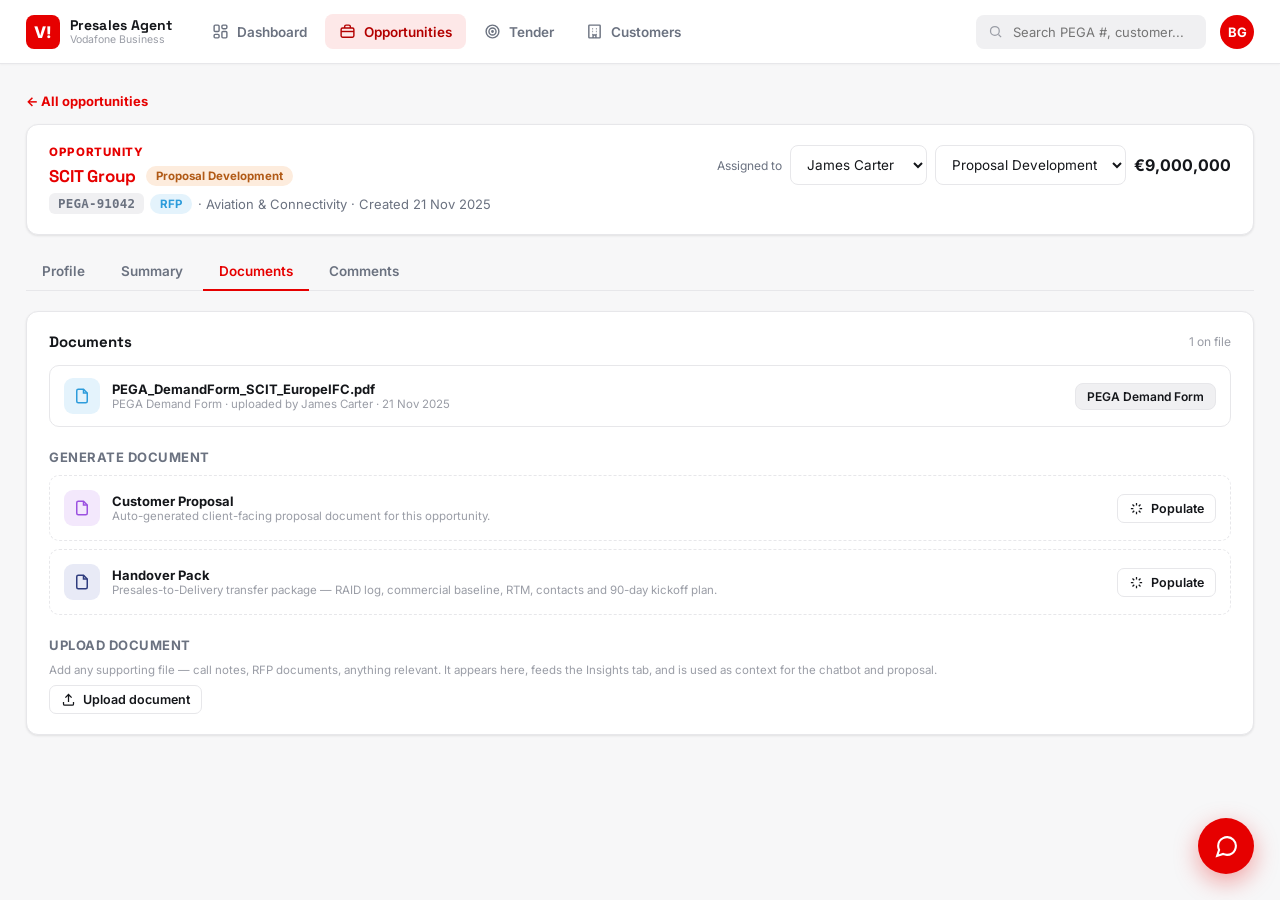
<file: design-export/04-opportunity-documents.html>
<!doctype html>
<html lang="en">
<head>
<meta charset="UTF-8">
<title>Presales Agent — Opportunity Documents</title>
<link rel="preconnect" href="https://fonts.googleapis.com">
<link rel="preconnect" href="https://fonts.gstatic.com" crossorigin>
<link href="https://fonts.googleapis.com/css2?family=Poppins:wght@400;500;600;700&family=DM+Sans:opsz,wght@9..40,400;9..40,500;9..40,700&family=Space+Grotesk:wght@400;500;600;700&family=Inter:wght@400;500;600;700&display=swap" rel="stylesheet">
<link rel="stylesheet" href="shared.css?v=2">
</head>
<body>
<div id="app">


  <div class="topnav">
    <div class="topnav-inner">
      <div class="topnav-brand">
        <div class="mark">V!</div>
        <div class="txt"><b>Presales Agent</b><span>Vodafone Business</span></div>
      </div>
      <div class="topnav-links">

          <div class="topnav-link " data-nav="dashboard">
            <svg viewBox="0 0 24 24" fill="none" stroke="currentColor" stroke-width="2"><rect x="3" y="3" width="7" height="9" rx="1.5"></rect><rect x="14" y="3" width="7" height="5" rx="1.5"></rect><rect x="14" y="12" width="7" height="9" rx="1.5"></rect><rect x="3" y="16" width="7" height="5" rx="1.5"></rect></svg><span>Dashboard</span>
          </div>
          <div class="topnav-link active" data-nav="opportunities">
            <svg viewBox="0 0 24 24" fill="none" stroke="currentColor" stroke-width="2"><rect x="3" y="7" width="18" height="13" rx="2"></rect><path d="M8 7V5a2 2 0 0 1 2-2h4a2 2 0 0 1 2 2v2"></path><path d="M3 12h18"></path></svg><span>Opportunities</span>
          </div>
          <div class="topnav-link " data-nav="tender">
            <svg viewBox="0 0 24 24" fill="none" stroke="currentColor" stroke-width="2"><circle cx="12" cy="12" r="9"></circle><circle cx="12" cy="12" r="5"></circle><circle cx="12" cy="12" r="1" fill="currentColor"></circle></svg><span>Tender</span>
          </div>
          <div class="topnav-link " data-nav="customers">
            <svg viewBox="0 0 24 24" fill="none" stroke="currentColor" stroke-width="2"><rect x="4" y="3" width="16" height="18" rx="1"></rect><path d="M9 8h1M14 8h1M9 12h1M14 12h1M9 16h1M14 16h1"></path><path d="M10 21v-4h4v4"></path></svg><span>Customers</span>
          </div>
      </div>
      <div class="topnav-right">
        <div class="searchbox"><svg viewBox="0 0 24 24" fill="none" stroke="currentColor" stroke-width="2"><circle cx="11" cy="11" r="7"></circle><path d="m21 21-4.3-4.3"></path></svg><input placeholder="Search PEGA #, customer..." id="globalSearch"></div>
        <div class="avatar" title="Basma G.">BG</div>
      </div>
    </div>
  </div>
    <div class="main">
      <div class="content">
  <div style="margin-bottom:14px;">
    <a data-nav="opportunities" class="link-btn" style="display:inline-flex;align-items:center;gap:5px;">← All opportunities</a>
  </div>

  <div class="card card-pad" style="margin-bottom:18px;">
    <div style="display:flex;justify-content:space-between;align-items:flex-start;flex-wrap:wrap;gap:14px;">
      <div>
        <div class="eyebrow">OPPORTUNITY</div>
        <div style="display:flex;align-items:center;gap:10px;flex-wrap:wrap;">
          <h2 style="font-size:17px;margin:0;"><a class="link-btn" data-nav-customer="c6" style="font-size:inherit;">SCIT Group</a></h2>
          <span class="pill pill-amber">Proposal Development</span>
        </div>
        <div style="color:var(--vf-grey);font-size:13px;margin-top:6px;display:flex;align-items:center;gap:6px;flex-wrap:wrap;">
          <span class="pega-num">PEGA-91042</span> <span class="pill pill-blue">RFP</span> · Aviation &amp; Connectivity · Created 21 Nov 2025
        </div>
      </div>
      <div style="display:flex;gap:8px;flex-wrap:wrap;align-items:center;">
        <div style="font-size:12px;color:var(--vf-grey);">Assigned to</div>
        <select class="input" style="width:auto;" id="assignSelect" data-oppid="o11">
          <option value="t1">Sarah Bennett</option><option value="t2" selected="">James Carter</option><option value="t3">Olivia Turner</option><option value="t4">Daniel Brooks</option><option value="t5">Emily Clarke</option><option value="t6">Michael Reed</option>
        </select>
        <select class="input" style="width:auto;" id="statusSelect" data-oppid="o11">
          <option value="New">New</option><option value="Kick off">Kick off</option><option value="Discovery">Discovery</option><option value="Proposal Development" selected="">Proposal Development</option><option value="Proposal Sent">Proposal Sent</option><option value="Delivered">Delivered</option><option value="Cancelled/Rejected">Cancelled/Rejected</option>
        </select>
        <div style="font-weight:700;font-size:16px;">€9,000,000</div>
      </div>
    </div>
  </div>

  <div class="tabs">
    <div class="tab " data-tab="profile">Profile</div>
    <div class="tab " data-tab="insights">Summary</div>
    <div class="tab active" data-tab="documents">Documents</div>
    <div class="tab " data-tab="comments">Comments</div>
  </div>

  <div class="card card-pad">
    <div class="card-head"><h3>Documents</h3><span class="hint">1 on file</span></div>

      <div class="doc-row">
        <div class="icon-badge icon-badge-sm icon-badge-blue"><svg viewBox="0 0 24 24" fill="none" stroke="currentColor" stroke-width="2"><path d="M14 3H7a2 2 0 0 0-2 2v14a2 2 0 0 0 2 2h10a2 2 0 0 0 2-2V8z"></path><path d="M14 3v5h5"></path></svg></div>
        <div style="flex:1;min-width:0;">
          <div class="doc-name">PEGA_DemandForm_SCIT_EuropeIFC.pdf</div>
          <div class="doc-meta">PEGA Demand Form · uploaded by James Carter · 21 Nov 2025</div>
        </div>
        <span class="chip">PEGA Demand Form</span>
      </div>

    <div class="section-title">Generate Document</div>

      <div class="doc-slot" id="genslot-o11-CustomerProposal">
        <div class="ds-l">
          <div class="icon-badge icon-badge-sm icon-badge-purple"><svg viewBox="0 0 24 24" fill="none" stroke="currentColor" stroke-width="2"><path d="M14 3H7a2 2 0 0 0-2 2v14a2 2 0 0 0 2 2h10a2 2 0 0 0 2-2V8z"></path><path d="M14 3v5h5"></path></svg></div>
          <div><div class="ds-name">Customer Proposal</div><div class="ds-desc">Auto-generated client-facing proposal document for this opportunity.</div></div>
        </div>
        <button class="btn btn-sm" data-gendoc="o11" data-doctype="Customer Proposal"><svg viewBox="0 0 24 24" fill="none" stroke="currentColor" stroke-width="2"><path d="M12 3v4M12 17v4M3 12h4M17 12h4M5.6 5.6l2.8 2.8M15.6 15.6l2.8 2.8M18.4 5.6l-2.8 2.8M8.4 15.6l-2.8 2.8"></path></svg> Populate</button>
      </div>
      <div class="doc-slot" id="genslot-o11-HandoverPack">
        <div class="ds-l">
          <div class="icon-badge icon-badge-sm icon-badge-navy"><svg viewBox="0 0 24 24" fill="none" stroke="currentColor" stroke-width="2"><path d="M14 3H7a2 2 0 0 0-2 2v14a2 2 0 0 0 2 2h10a2 2 0 0 0 2-2V8z"></path><path d="M14 3v5h5"></path></svg></div>
          <div><div class="ds-name">Handover Pack</div><div class="ds-desc">Presales-to-Delivery transfer package — RAID log, commercial baseline, RTM, contacts and 90-day kickoff plan.</div></div>
        </div>
        <button class="btn btn-sm" data-gendoc="o11" data-doctype="Handover Pack"><svg viewBox="0 0 24 24" fill="none" stroke="currentColor" stroke-width="2"><path d="M12 3v4M12 17v4M3 12h4M17 12h4M5.6 5.6l2.8 2.8M15.6 15.6l2.8 2.8M18.4 5.6l-2.8 2.8M8.4 15.6l-2.8 2.8"></path></svg> Populate</button>
      </div>

    <div class="section-title">Upload Document</div>
    <div class="field-note" style="margin-bottom:8px;">Add any supporting file — call notes, RFP documents, anything relevant. It appears here, feeds the Insights tab, and is used as context for the chatbot and proposal.</div>
    <button class="btn btn-sm" data-adddoc="o11" data-doctype="Other"><svg viewBox="0 0 24 24" fill="none" stroke="currentColor" stroke-width="2"><path d="M12 16V4M7 9l5-5 5 5"></path><path d="M4 16v3a2 2 0 0 0 2 2h12a2 2 0 0 0 2-2v-3"></path></svg> Upload document</button>
  </div>

  </div>
    </div>
    <button class="chat-fab" id="chatFab" title="Presales Assistant"><svg viewBox="0 0 24 24" fill="none" stroke="currentColor" stroke-width="2"><path d="M21 11.5a8.38 8.38 0 0 1-.9 3.8 8.5 8.5 0 0 1-7.6 4.7 8.38 8.38 0 0 1-3.8-.9L3 21l1.9-5.7a8.38 8.38 0 0 1-.9-3.8 8.5 8.5 0 0 1 4.7-7.6 8.38 8.38 0 0 1 3.8-.9h.5a8.48 8.48 0 0 1 8 8v.5z"></path></svg></button>


</div>
</body>
</html>
</file>
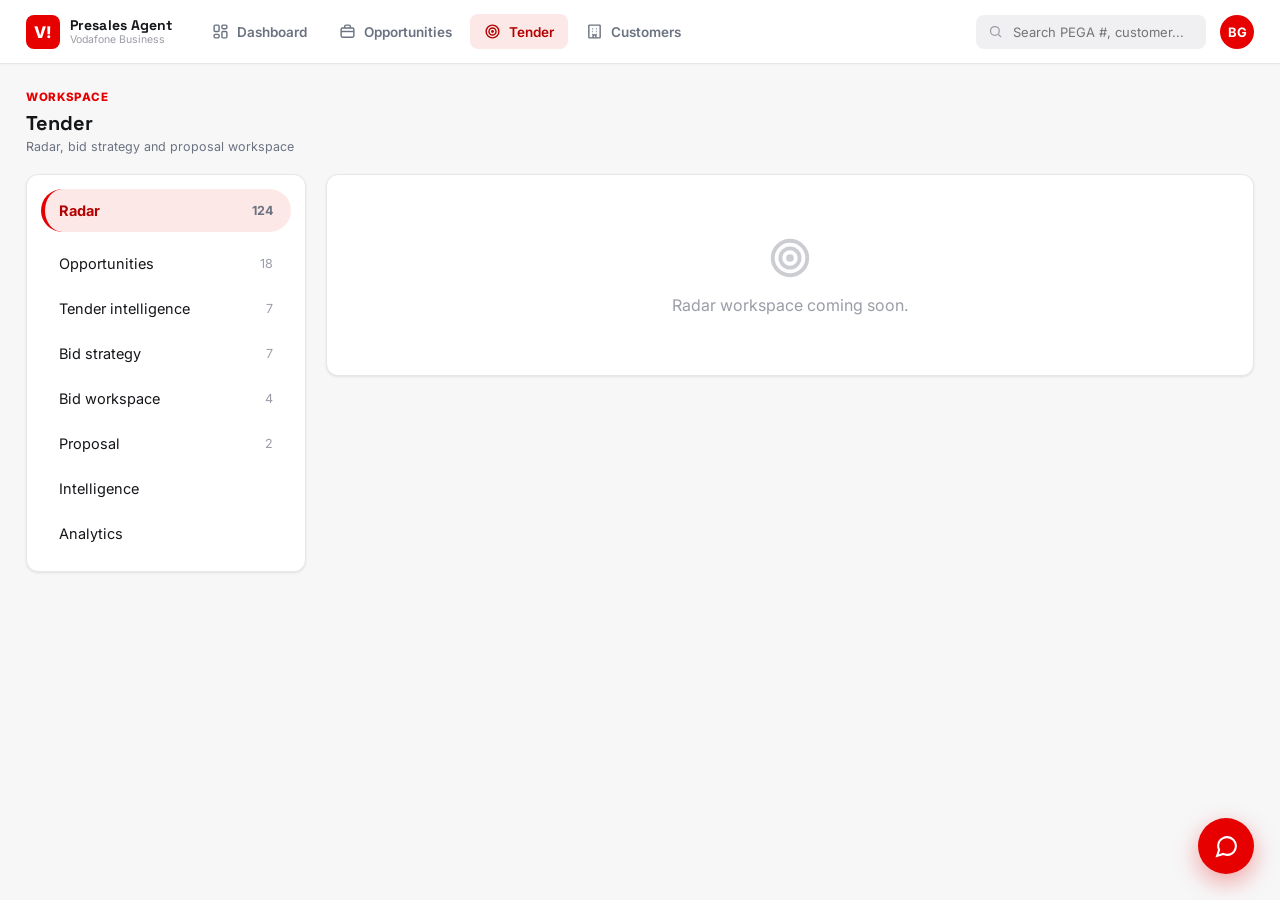
<file: design-export/05-tender.html>
<!doctype html>
<html lang="en">
<head>
<meta charset="UTF-8">
<title>Presales Agent — Tender</title>
<link rel="preconnect" href="https://fonts.googleapis.com">
<link rel="preconnect" href="https://fonts.gstatic.com" crossorigin>
<link href="https://fonts.googleapis.com/css2?family=Poppins:wght@400;500;600;700&family=DM+Sans:opsz,wght@9..40,400;9..40,500;9..40,700&family=Space+Grotesk:wght@400;500;600;700&family=Inter:wght@400;500;600;700&display=swap" rel="stylesheet">
<link rel="stylesheet" href="shared.css?v=2">
</head>
<body>
<div id="app">


  <div class="topnav">
    <div class="topnav-inner">
      <div class="topnav-brand">
        <div class="mark">V!</div>
        <div class="txt"><b>Presales Agent</b><span>Vodafone Business</span></div>
      </div>
      <div class="topnav-links">

          <div class="topnav-link " data-nav="dashboard">
            <svg viewBox="0 0 24 24" fill="none" stroke="currentColor" stroke-width="2"><rect x="3" y="3" width="7" height="9" rx="1.5"></rect><rect x="14" y="3" width="7" height="5" rx="1.5"></rect><rect x="14" y="12" width="7" height="9" rx="1.5"></rect><rect x="3" y="16" width="7" height="5" rx="1.5"></rect></svg><span>Dashboard</span>
          </div>
          <div class="topnav-link " data-nav="opportunities">
            <svg viewBox="0 0 24 24" fill="none" stroke="currentColor" stroke-width="2"><rect x="3" y="7" width="18" height="13" rx="2"></rect><path d="M8 7V5a2 2 0 0 1 2-2h4a2 2 0 0 1 2 2v2"></path><path d="M3 12h18"></path></svg><span>Opportunities</span>
          </div>
          <div class="topnav-link active" data-nav="tender">
            <svg viewBox="0 0 24 24" fill="none" stroke="currentColor" stroke-width="2"><circle cx="12" cy="12" r="9"></circle><circle cx="12" cy="12" r="5"></circle><circle cx="12" cy="12" r="1" fill="currentColor"></circle></svg><span>Tender</span>
          </div>
          <div class="topnav-link " data-nav="customers">
            <svg viewBox="0 0 24 24" fill="none" stroke="currentColor" stroke-width="2"><rect x="4" y="3" width="16" height="18" rx="1"></rect><path d="M9 8h1M14 8h1M9 12h1M14 12h1M9 16h1M14 16h1"></path><path d="M10 21v-4h4v4"></path></svg><span>Customers</span>
          </div>
      </div>
      <div class="topnav-right">
        <div class="searchbox"><svg viewBox="0 0 24 24" fill="none" stroke="currentColor" stroke-width="2"><circle cx="11" cy="11" r="7"></circle><path d="m21 21-4.3-4.3"></path></svg><input placeholder="Search PEGA #, customer..." id="globalSearch"></div>
        <div class="avatar" title="Basma G.">BG</div>
      </div>
    </div>
  </div>
    <div class="main">
      <div class="content"><div class="page-head"><div><div class="eyebrow">WORKSPACE</div><h1>Tender</h1><div class="sub">Radar, bid strategy and proposal workspace</div></div></div>
  <div style="display:grid;grid-template-columns:280px 1fr;gap:20px;align-items:start;">
    <div class="card card-pad" style="padding:14px;">
      <div class="tender-nav-item tender-nav-active">
        <span>Radar</span><span class="tender-nav-count">124</span>
      </div>

      <div class="tender-nav-item">
        <span>Opportunities</span><span class="tender-nav-count">18</span>
      </div>
      <div class="tender-nav-item">
        <span>Tender intelligence</span><span class="tender-nav-count">7</span>
      </div>
      <div class="tender-nav-item">
        <span>Bid strategy</span><span class="tender-nav-count">7</span>
      </div>
      <div class="tender-nav-item">
        <span>Bid workspace</span><span class="tender-nav-count">4</span>
      </div>
      <div class="tender-nav-item">
        <span>Proposal</span><span class="tender-nav-count">2</span>
      </div>
      <div class="tender-nav-item">
        <span>Intelligence</span>
      </div>
      <div class="tender-nav-item">
        <span>Analytics</span>
      </div>
    </div>
    <div class="card card-pad">
      <div class="empty-state"><svg viewBox="0 0 24 24" fill="none" stroke="currentColor" stroke-width="2"><circle cx="12" cy="12" r="9"></circle><circle cx="12" cy="12" r="5"></circle><circle cx="12" cy="12" r="1" fill="currentColor"></circle></svg><div>Radar workspace coming soon.</div></div>
    </div>
  </div>
  </div>
    </div>
    <button class="chat-fab" id="chatFab" title="Presales Assistant"><svg viewBox="0 0 24 24" fill="none" stroke="currentColor" stroke-width="2"><path d="M21 11.5a8.38 8.38 0 0 1-.9 3.8 8.5 8.5 0 0 1-7.6 4.7 8.38 8.38 0 0 1-3.8-.9L3 21l1.9-5.7a8.38 8.38 0 0 1-.9-3.8 8.5 8.5 0 0 1 4.7-7.6 8.38 8.38 0 0 1 3.8-.9h.5a8.48 8.48 0 0 1 8 8v.5z"></path></svg></button>


</div>
</body>
</html>
</file>
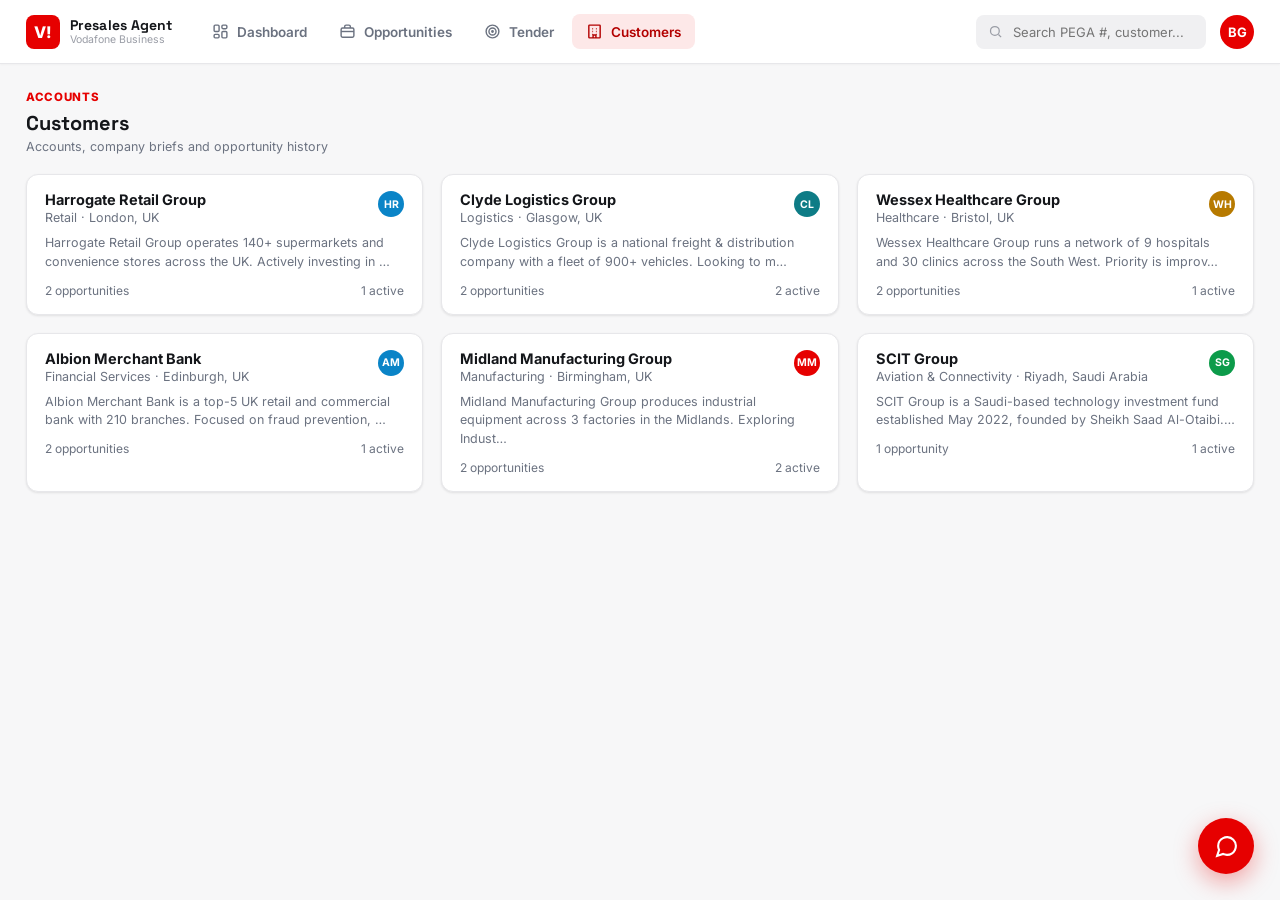
<file: design-export/06-customers.html>
<!doctype html>
<html lang="en">
<head>
<meta charset="UTF-8">
<title>Presales Agent — Customers</title>
<link rel="preconnect" href="https://fonts.googleapis.com">
<link rel="preconnect" href="https://fonts.gstatic.com" crossorigin>
<link href="https://fonts.googleapis.com/css2?family=Poppins:wght@400;500;600;700&family=DM+Sans:opsz,wght@9..40,400;9..40,500;9..40,700&family=Space+Grotesk:wght@400;500;600;700&family=Inter:wght@400;500;600;700&display=swap" rel="stylesheet">
<link rel="stylesheet" href="shared.css?v=2">
</head>
<body>
<div id="app">


  <div class="topnav">
    <div class="topnav-inner">
      <div class="topnav-brand">
        <div class="mark">V!</div>
        <div class="txt"><b>Presales Agent</b><span>Vodafone Business</span></div>
      </div>
      <div class="topnav-links">

          <div class="topnav-link " data-nav="dashboard">
            <svg viewBox="0 0 24 24" fill="none" stroke="currentColor" stroke-width="2"><rect x="3" y="3" width="7" height="9" rx="1.5"></rect><rect x="14" y="3" width="7" height="5" rx="1.5"></rect><rect x="14" y="12" width="7" height="9" rx="1.5"></rect><rect x="3" y="16" width="7" height="5" rx="1.5"></rect></svg><span>Dashboard</span>
          </div>
          <div class="topnav-link " data-nav="opportunities">
            <svg viewBox="0 0 24 24" fill="none" stroke="currentColor" stroke-width="2"><rect x="3" y="7" width="18" height="13" rx="2"></rect><path d="M8 7V5a2 2 0 0 1 2-2h4a2 2 0 0 1 2 2v2"></path><path d="M3 12h18"></path></svg><span>Opportunities</span>
          </div>
          <div class="topnav-link " data-nav="tender">
            <svg viewBox="0 0 24 24" fill="none" stroke="currentColor" stroke-width="2"><circle cx="12" cy="12" r="9"></circle><circle cx="12" cy="12" r="5"></circle><circle cx="12" cy="12" r="1" fill="currentColor"></circle></svg><span>Tender</span>
          </div>
          <div class="topnav-link active" data-nav="customers">
            <svg viewBox="0 0 24 24" fill="none" stroke="currentColor" stroke-width="2"><rect x="4" y="3" width="16" height="18" rx="1"></rect><path d="M9 8h1M14 8h1M9 12h1M14 12h1M9 16h1M14 16h1"></path><path d="M10 21v-4h4v4"></path></svg><span>Customers</span>
          </div>
      </div>
      <div class="topnav-right">
        <div class="searchbox"><svg viewBox="0 0 24 24" fill="none" stroke="currentColor" stroke-width="2"><circle cx="11" cy="11" r="7"></circle><path d="m21 21-4.3-4.3"></path></svg><input placeholder="Search PEGA #, customer..." id="globalSearch"></div>
        <div class="avatar" title="Basma G.">BG</div>
      </div>
    </div>
  </div>
    <div class="main">
      <div class="content"><div class="page-head"><div><div class="eyebrow">ACCOUNTS</div><h1>Customers</h1><div class="sub">Accounts, company briefs and opportunity history</div></div></div>
  <div class="grid grid-3">

      <div class="card opp-card" data-navcust="c1">
        <div class="oc-top">
          <div>
            <div class="oc-name">Harrogate Retail Group</div>
            <div class="oc-cust">Retail · London, UK</div>
          </div>
          <div class="avatar-sm" style="background:#0A84C7" title="Harrogate Retail Group">HR</div>
        </div>
        <div style="font-size:12.5px;color:var(--vf-grey);line-height:1.5;">Harrogate Retail Group operates 140+ supermarkets and convenience stores across the UK. Actively investing in …</div>
        <div class="oc-meta">
          <span>2 opportunities</span>
          <span>1 active</span>
        </div>
      </div>
      <div class="card opp-card" data-navcust="c2">
        <div class="oc-top">
          <div>
            <div class="oc-name">Clyde Logistics Group</div>
            <div class="oc-cust">Logistics · Glasgow, UK</div>
          </div>
          <div class="avatar-sm" style="background:#0E7C86" title="Clyde Logistics Group">CL</div>
        </div>
        <div style="font-size:12.5px;color:var(--vf-grey);line-height:1.5;">Clyde Logistics Group is a national freight &amp; distribution company with a fleet of 900+ vehicles. Looking to m…</div>
        <div class="oc-meta">
          <span>2 opportunities</span>
          <span>2 active</span>
        </div>
      </div>
      <div class="card opp-card" data-navcust="c3">
        <div class="oc-top">
          <div>
            <div class="oc-name">Wessex Healthcare Group</div>
            <div class="oc-cust">Healthcare · Bristol, UK</div>
          </div>
          <div class="avatar-sm" style="background:#B77A00" title="Wessex Healthcare Group">WH</div>
        </div>
        <div style="font-size:12.5px;color:var(--vf-grey);line-height:1.5;">Wessex Healthcare Group runs a network of 9 hospitals and 30 clinics across the South West. Priority is improv…</div>
        <div class="oc-meta">
          <span>2 opportunities</span>
          <span>1 active</span>
        </div>
      </div>
      <div class="card opp-card" data-navcust="c4">
        <div class="oc-top">
          <div>
            <div class="oc-name">Albion Merchant Bank</div>
            <div class="oc-cust">Financial Services · Edinburgh, UK</div>
          </div>
          <div class="avatar-sm" style="background:#0A84C7" title="Albion Merchant Bank">AM</div>
        </div>
        <div style="font-size:12.5px;color:var(--vf-grey);line-height:1.5;">Albion Merchant Bank is a top-5 UK retail and commercial bank with 210 branches. Focused on fraud prevention, …</div>
        <div class="oc-meta">
          <span>2 opportunities</span>
          <span>1 active</span>
        </div>
      </div>
      <div class="card opp-card" data-navcust="c5">
        <div class="oc-top">
          <div>
            <div class="oc-name">Midland Manufacturing Group</div>
            <div class="oc-cust">Manufacturing · Birmingham, UK</div>
          </div>
          <div class="avatar-sm" style="background:#E60000" title="Midland Manufacturing Group">MM</div>
        </div>
        <div style="font-size:12.5px;color:var(--vf-grey);line-height:1.5;">Midland Manufacturing Group produces industrial equipment across 3 factories in the Midlands. Exploring Indust…</div>
        <div class="oc-meta">
          <span>2 opportunities</span>
          <span>2 active</span>
        </div>
      </div>
      <div class="card opp-card" data-navcust="c6">
        <div class="oc-top">
          <div>
            <div class="oc-name">SCIT Group</div>
            <div class="oc-cust">Aviation &amp; Connectivity · Riyadh, Saudi Arabia</div>
          </div>
          <div class="avatar-sm" style="background:#0C9B4A" title="SCIT Group">SG</div>
        </div>
        <div style="font-size:12.5px;color:var(--vf-grey);line-height:1.5;">SCIT Group is a Saudi-based technology investment fund established May 2022, founded by Sheikh Saad Al-Otaibi.…</div>
        <div class="oc-meta">
          <span>1 opportunity</span>
          <span>1 active</span>
        </div>
      </div>
  </div>
  </div>
    </div>
    <button class="chat-fab" id="chatFab" title="Presales Assistant"><svg viewBox="0 0 24 24" fill="none" stroke="currentColor" stroke-width="2"><path d="M21 11.5a8.38 8.38 0 0 1-.9 3.8 8.5 8.5 0 0 1-7.6 4.7 8.38 8.38 0 0 1-3.8-.9L3 21l1.9-5.7a8.38 8.38 0 0 1-.9-3.8 8.5 8.5 0 0 1 4.7-7.6 8.38 8.38 0 0 1 3.8-.9h.5a8.48 8.48 0 0 1 8 8v.5z"></path></svg></button>


</div>
</body>
</html>
</file>
<file: design-export/shared.css>
:root{
  /* Universal design system — Standalone PSC-2 theme.css tokens */
  --vf-red:#E60000;
  --vf-red-dark:#B30000;
  --vf-red-light:#FDE8E8;
  --vf-navy:#2F3C7E;
  --vf-navy-bg:#E8EAF6;
  --vf-dark:#14161A;
  --vf-grey:#6B7280;
  --vf-grey-light:#9A9DA6;
  --vf-bg:#F7F7F8;
  --vf-card:#FFFFFF;
  --vf-border:#E7E7EA;
  --vf-green:#1AA37A;
  --vf-green-bg:#E4F7F0;
  --vf-amber:#B15A16;
  --vf-amber-bg:#FDECDD;
  --vf-blue:#2D9CDB;
  --vf-blue-bg:#E4F3FC;
  --vf-grey-bg:#F0F0F2;
  --vf-purple:#9B51E0;
  --vf-purple-bg:#F3E8FC;
  --vf-teal:#00A99D;
  --vf-teal-bg:#E0F5F3;
  --vf-orange:#B15A16;
  --vf-orange-bg:#FDECDD;
  --font-display:'Space Grotesk',sans-serif;
  --font-body:'Inter',sans-serif;
  --radius:12px;
  --radius-sm:8px;
  --shadow:0 1px 3px rgba(0,0,0,.06), 0 1px 2px rgba(0,0,0,.04);
  --shadow-md:0 6px 20px rgba(0,0,0,.08);
}
*{box-sizing:border-box;}
html,body{height:100%;}
body{
  margin:0;
  font-family:var(--font-body),"Helvetica Neue",Arial,sans-serif;
  background:var(--vf-bg);
  color:var(--vf-dark);
  -webkit-font-smoothing:antialiased;
}
h1,h2,h3,.page-head h1,.card-head h3,.topnav-brand .txt b{font-family:var(--font-display),sans-serif;}
a{color:inherit;text-decoration:none;}
button{font-family:inherit;cursor:pointer;}
input,textarea,select{font-family:inherit;}
/* Safety net: inline icon SVGs with no explicit size would otherwise render at the
   browser's default intrinsic size. More specific rules below override this. */
svg{width:16px;height:16px;flex-shrink:0;}
.pill svg{width:12px;height:12px;}

/* ---------- Layout ---------- */
#app{min-height:100vh;}

.topnav{
  position:fixed;top:0;left:0;right:0;height:64px;background:#fff;
  border-bottom:1px solid var(--vf-border);z-index:100;box-shadow:0 1px 2px rgba(0,0,0,.03);
}
.topnav-inner{max-width:1360px;margin:0 auto;height:100%;display:flex;align-items:center;gap:26px;padding:0 26px;}
.topnav-brand{display:flex;align-items:center;gap:10px;flex-shrink:0;}
.topnav-brand .mark{
  width:34px;height:34px;border-radius:8px;background:var(--vf-red);
  display:flex;align-items:center;justify-content:center;font-weight:800;font-size:16px;color:#fff;flex-shrink:0;
}
.topnav-brand .txt{line-height:1.15;}
.topnav-brand .txt b{display:block;font-size:14px;letter-spacing:.1px;}
.topnav-brand .txt span{display:block;font-size:10.5px;color:var(--vf-grey-light);}
.topnav-links{display:flex;gap:4px;flex:1;}
.topnav-link{display:flex;align-items:center;gap:8px;padding:9px 14px;border-radius:8px;font-size:13.5px;font-weight:600;color:var(--vf-grey);}
.topnav-link svg{width:17px;height:17px;flex-shrink:0;}
.topnav-link:hover{background:var(--vf-grey-bg);color:var(--vf-dark);}
.topnav-link.active{background:var(--vf-red-light);color:var(--vf-red-dark);}
.topnav-right{display:flex;align-items:center;gap:14px;flex-shrink:0;}

.main{padding-top:64px;}
.avatar{
  width:34px;height:34px;border-radius:50%;background:var(--vf-red);color:#fff;
  display:flex;align-items:center;justify-content:center;font-size:13px;font-weight:700;flex-shrink:0;
}
.content{padding:26px;max-width:1280px;width:100%;margin:0 auto;}

/* ---------- Page head ---------- */
.page-head{display:flex;align-items:flex-start;justify-content:space-between;flex-wrap:wrap;gap:14px;margin-bottom:20px;}
.page-head h1{font-size:20px;margin:0;font-weight:800;}
.page-head .sub{font-size:12.5px;color:var(--vf-grey);margin-top:3px;}

/* ---------- Buttons ---------- */
.btn{
  display:inline-flex;align-items:center;gap:7px;border:1px solid var(--vf-border);
  background:#fff;color:var(--vf-dark);padding:9px 15px;border-radius:8px;font-size:13.5px;font-weight:600;
  transition:all .12s;
}
.btn:hover{border-color:#c8cacb;background:#fafafa;}
.btn-primary{background:var(--vf-red);border-color:var(--vf-red);color:#fff;}
.btn-primary:hover{background:var(--vf-red-dark);border-color:var(--vf-red-dark);}
.btn-ghost{border-color:transparent;background:transparent;}
.btn-ghost:hover{background:var(--vf-grey-bg);}
.btn-sm{padding:6px 11px;font-size:12.5px;border-radius:7px;}
.btn:disabled{opacity:.45;cursor:not-allowed;}
.btn svg{width:15px;height:15px;}

/* ---------- Cards ---------- */
.card{background:var(--vf-card);border:1px solid var(--vf-border);border-radius:var(--radius);box-shadow:var(--shadow);}
.card-pad{padding:20px 22px;}
.card-head{display:flex;align-items:center;justify-content:space-between;margin-bottom:14px;}
.card-head h3{font-size:15px;margin:0;font-weight:700;}
.card-head .hint{font-size:12px;color:var(--vf-grey-light);}

.grid{display:grid;gap:18px;}
.grid-2{grid-template-columns:1fr 1fr;}
.grid-3{grid-template-columns:repeat(3,1fr);}
.grid-4{grid-template-columns:repeat(4,1fr);}
@media(max-width:1000px){.grid-2,.grid-3,.grid-4{grid-template-columns:1fr 1fr;}}

/* ---------- KPI ---------- */
.kpi{padding:18px 20px;}
.kpi .icon-badge{margin-bottom:12px;}
.kpi .num{font-size:26px;font-weight:800;line-height:1;}
.kpi .lbl{font-size:12.5px;color:var(--vf-grey);margin-top:6px;}
.kpi .delta{font-size:11.5px;margin-top:8px;display:inline-flex;gap:4px;align-items:center;padding:2px 7px;border-radius:5px;}
.kpi-click{cursor:pointer;transition:box-shadow .12s, transform .12s;}
.kpi-click:hover{box-shadow:var(--shadow-md);transform:translateY(-1px);}
.f-row-click{cursor:pointer;border-radius:6px;transition:background .12s;}
.f-row-click:hover{background:#FAFAFA;}
.legend-row-click,.legend-item-click{cursor:pointer;transition:background .12s;}
.legend-row-click:hover,.legend-item-click:hover{background:var(--vf-grey-bg);}
.delta.up{color:var(--vf-green);background:var(--vf-green-bg);}
.delta.flat{color:var(--vf-grey);background:var(--vf-grey-bg);}

/* ---------- Badges / Pills ---------- */
.pill{display:inline-flex;align-items:center;gap:5px;font-size:11.5px;font-weight:700;padding:3px 10px;border-radius:999px;white-space:nowrap;}
.pill-grey{background:var(--vf-grey-bg);color:var(--vf-grey);}
.pill-blue{background:var(--vf-blue-bg);color:var(--vf-blue);}
.pill-amber{background:var(--vf-amber-bg);color:var(--vf-amber);}
.pill-green{background:var(--vf-green-bg);color:var(--vf-green);}
.pill-red{background:var(--vf-red-light);color:var(--vf-red-dark);}
.pill-dark{background:#2A2A2A;color:#fff;}
.pill-teal{background:var(--vf-teal-bg);color:var(--vf-teal);}
.pill-orange{background:var(--vf-orange-bg);color:var(--vf-orange);}
.pill-purple{background:var(--vf-purple-bg);color:var(--vf-purple);}

.chip{display:inline-flex;align-items:center;gap:5px;font-size:12px;font-weight:600;padding:5px 11px;border-radius:8px;background:var(--vf-grey-bg);color:var(--vf-dark);border:1px solid var(--vf-border);}
.chip-purple{background:var(--vf-purple-bg);color:var(--vf-purple);border-color:#DFD2FA;}

/* ---------- Icon badges (catalogue-card style) ---------- */
.icon-badge{width:44px;height:44px;border-radius:var(--radius-sm);display:flex;align-items:center;justify-content:center;flex-shrink:0;}
.icon-badge svg{width:22px;height:22px;}
.icon-badge-sm{width:36px;height:36px;border-radius:9px;}
.icon-badge-sm svg{width:18px;height:18px;}
.icon-badge-red{background:var(--vf-red-light);color:var(--vf-red-dark);}
.icon-badge-blue{background:var(--vf-blue-bg);color:var(--vf-blue);}
.icon-badge-purple{background:var(--vf-purple-bg);color:var(--vf-purple);}
.icon-badge-teal{background:var(--vf-teal-bg);color:var(--vf-teal);}
.icon-badge-green{background:var(--vf-green-bg);color:var(--vf-green);}
.icon-badge-amber{background:var(--vf-amber-bg);color:var(--vf-amber);}
.icon-badge-orange{background:var(--vf-orange-bg);color:var(--vf-orange);}
.icon-badge-grey{background:var(--vf-grey-bg);color:var(--vf-grey);}
.icon-badge-navy{background:var(--vf-navy-bg);color:var(--vf-navy);}

/* ---------- Eyebrow / kicker label ---------- */
.eyebrow{font-size:11.5px;font-weight:800;letter-spacing:.06em;text-transform:uppercase;color:var(--vf-red);margin-bottom:6px;}
.chip-red{background:var(--vf-red-light);color:var(--vf-red-dark);border-color:#F7CACA;}

.pega-num{font-family:"SF Mono",Consolas,monospace;font-weight:700;font-size:12.5px;background:var(--vf-grey-bg);padding:3px 9px;border-radius:6px;letter-spacing:.2px;white-space:nowrap;}
.pega-num.pending{background:var(--vf-amber-bg);color:var(--vf-amber);font-family:inherit;font-weight:600;font-style:italic;}

/* ---------- Table-ish list rows ---------- */
.rowlist .row{
  display:flex;align-items:center;gap:14px;padding:13px 4px;border-bottom:1px solid var(--vf-border);
}
.rowlist .row:last-child{border-bottom:none;}
.rowlist .row:hover{background:#FAFAFA;cursor:pointer;}

/* ---------- Opportunity card list (customers grid reuses this) ---------- */
.opp-card{
  padding:16px 18px;display:flex;flex-direction:column;gap:9px;cursor:pointer;transition:box-shadow .12s, transform .12s;
}
.opp-card:hover{box-shadow:var(--shadow-md);transform:translateY(-1px);}
.opp-card .oc-top{display:flex;justify-content:space-between;align-items:flex-start;gap:10px;}
.opp-card .oc-name{font-weight:700;font-size:14.5px;}
.opp-card .oc-cust{font-size:12.5px;color:var(--vf-grey);margin-top:2px;}
.opp-card .oc-meta{display:flex;justify-content:space-between;align-items:center;font-size:12px;color:var(--vf-grey);margin-top:2px;}
.opp-card .oc-val{font-weight:700;color:var(--vf-dark);}

/* ---------- Opportunities: segmented tabs + toolbar + table ---------- */
.seg-tabs{display:flex;gap:6px;flex-wrap:wrap;margin-bottom:16px;}
.seg-tab{padding:8px 14px;border-radius:20px;font-size:12.5px;font-weight:600;color:var(--vf-grey);background:#fff;border:1px solid var(--vf-border);cursor:pointer;display:flex;align-items:center;gap:7px;}
.seg-tab:hover{border-color:#c8cacb;}
.seg-tab.active{background:var(--vf-dark);color:#fff;border-color:var(--vf-dark);}
.seg-tab .seg-count{background:rgba(0,0,0,.08);border-radius:10px;padding:1px 7px;font-size:11px;}
.seg-tab.active .seg-count{background:rgba(255,255,255,.18);}

.opp-toolbar{display:flex;gap:10px;margin-bottom:14px;flex-wrap:wrap;align-items:center;justify-content:space-between;}

.opp-table{width:100%;border-collapse:collapse;}
.opp-table thead th{text-align:left;font-size:11px;text-transform:uppercase;letter-spacing:.04em;color:var(--vf-grey-light);padding:12px 16px;border-bottom:1px solid var(--vf-border);white-space:nowrap;}
.opp-table thead th.sortable{cursor:pointer;user-select:none;}
.opp-table thead th.sortable:hover{color:var(--vf-grey);}
.opp-table tbody td{padding:13px 16px;font-size:13px;border-bottom:1px solid var(--vf-border);vertical-align:middle;}
.opp-table tbody tr:last-child td{border-bottom:none;}
.opp-table tbody tr:hover{background:#FAFAFA;cursor:pointer;}
.opp-table tbody td:last-child{width:20px;color:var(--vf-grey-light);}
.opp-table tbody td:last-child svg{width:15px;height:15px;display:block;}

/* ---------- Forms ---------- */
label.field-label{display:block;font-size:12.5px;font-weight:700;color:var(--vf-grey);margin-bottom:6px;}
.field{margin-bottom:16px;}
.input, textarea.input, select.input{
  width:100%;padding:10px 12px;border:1px solid var(--vf-border);border-radius:8px;font-size:13.5px;background:#fff;color:var(--vf-dark);
}
.input:focus, textarea.input:focus, select.input:focus{outline:none;border-color:var(--vf-red);box-shadow:0 0 0 3px rgba(230,0,0,.08);}
textarea.input{resize:vertical;min-height:70px;}
.field-req::after{content:" *";color:var(--vf-red);}
.field-note{font-size:11.5px;color:var(--vf-grey-light);margin-top:5px;}

/* ---------- Modal ---------- */
.modal-overlay{
  position:fixed;inset:0;background:rgba(20,20,20,.5);display:flex;align-items:center;justify-content:center;
  z-index:200;padding:20px;
}
.modal{
  background:#fff;border-radius:14px;width:560px;max-width:100%;max-height:88vh;overflow-y:auto;
  box-shadow:0 20px 60px rgba(0,0,0,.25);
}
.modal-head{display:flex;align-items:center;justify-content:space-between;padding:18px 22px;border-bottom:1px solid var(--vf-border);}
.modal-head h2{font-size:16.5px;margin:0;}
.modal-body{padding:22px;}
.modal-foot{padding:16px 22px;border-top:1px solid var(--vf-border);display:flex;justify-content:flex-end;gap:10px;}
.modal-close{width:30px;height:30px;border-radius:8px;border:none;background:var(--vf-grey-bg);display:flex;align-items:center;justify-content:center;color:var(--vf-grey);}
.modal-close:hover{background:#e9e9e9;}

/* ---------- Tabs ---------- */
.tabs{display:flex;gap:4px;border-bottom:1px solid var(--vf-border);margin-bottom:20px;}
.tab{padding:10px 16px;font-size:13.5px;font-weight:600;color:var(--vf-grey);border-bottom:2px solid transparent;margin-bottom:-1px;}
.tab.active{color:var(--vf-red);border-color:var(--vf-red);}
.tab:hover{color:var(--vf-dark);cursor:pointer;}
.tab.locked{opacity:.45;cursor:not-allowed;}

/* ---------- Banner ---------- */
.banner{display:flex;align-items:flex-start;gap:12px;padding:14px 16px;border-radius:10px;margin-bottom:20px;}
.banner-warn{background:var(--vf-amber-bg);border:1px solid #F5D999;}
.banner-red{background:var(--vf-red-light);border:1px solid #F0B7B7;}
.banner-info{background:var(--vf-blue-bg);border:1px solid #B9DEF0;}
.banner-green{background:var(--vf-green-bg);border:1px solid #BFE8CE;}
.banner .b-title{font-weight:700;font-size:13.5px;}
.banner .b-text{font-size:12.5px;color:var(--vf-grey);margin-top:2px;}
.banner svg{width:20px;height:20px;flex-shrink:0;margin-top:1px;}

/* ---------- Bar chart ---------- */
.barchart{display:flex;align-items:flex-end;gap:10px;height:150px;padding-top:10px;}
.barchart .bar-col{flex:1;display:flex;flex-direction:column;align-items:center;justify-content:flex-end;height:100%;}
.barchart .bar{width:100%;max-width:36px;background:linear-gradient(180deg,var(--vf-red),var(--vf-red-dark));border-radius:5px 5px 2px 2px;position:relative;}
.barchart .bar-val{font-size:10.5px;font-weight:700;margin-bottom:4px;}
.barchart .bar-lbl{font-size:11px;color:var(--vf-grey);margin-top:8px;}

.stackbar{width:100%;max-width:36px;display:flex;flex-direction:column-reverse;border-radius:5px 5px 2px 2px;overflow:hidden;}
.stackbar > div{width:100%;}
.legend{display:flex;flex-wrap:wrap;gap:12px;margin-top:16px;padding-top:14px;border-top:1px solid var(--vf-border);}
.legend-item{display:flex;align-items:center;gap:6px;font-size:11.5px;color:var(--vf-grey);}
.legend-dot{width:9px;height:9px;border-radius:50%;display:inline-block;flex-shrink:0;}

.funnel{display:flex;flex-direction:column;gap:8px;}
.funnel .f-row{display:flex;align-items:center;gap:10px;}
.funnel .f-lbl{width:120px;font-size:12px;color:var(--vf-grey);flex-shrink:0;}
.funnel .f-bar-wrap{flex:1;background:var(--vf-grey-bg);border-radius:6px;height:22px;overflow:hidden;}
.funnel .f-bar{height:100%;background:var(--vf-red);display:flex;align-items:center;padding-left:8px;color:#fff;font-size:11px;font-weight:700;border-radius:6px;}
.funnel .f-num{width:26px;text-align:right;font-size:12px;font-weight:700;flex-shrink:0;}

/* ---------- Avatars group ---------- */
.avatar-sm{width:26px;height:26px;border-radius:50%;display:flex;align-items:center;justify-content:center;color:#fff;font-size:10.5px;font-weight:700;flex-shrink:0;}

/* ---------- Comments ---------- */
.comment{display:flex;gap:10px;padding:12px 0;border-bottom:1px solid var(--vf-border);}
.comment:last-child{border-bottom:none;}
.comment .c-body{flex:1;}
.comment .c-head{display:flex;align-items:center;gap:8px;font-size:12.5px;}
.comment .c-name{font-weight:700;}
.comment .c-time{color:var(--vf-grey-light);}
.comment .c-text{font-size:13px;margin-top:4px;line-height:1.5;}
.comment .c-text .mention{color:var(--vf-red);font-weight:700;}
.comment .c-attach{margin-top:6px;}

.mention-menu{position:absolute;background:#fff;border:1px solid var(--vf-border);border-radius:8px;box-shadow:var(--shadow-md);width:220px;max-height:180px;overflow-y:auto;z-index:60;}
.mention-menu .mm-item{padding:8px 12px;font-size:13px;display:flex;align-items:center;gap:8px;}
.mention-menu .mm-item:hover{background:var(--vf-grey-bg);cursor:pointer;}

/* ---------- Documents ---------- */
.doc-row{display:flex;align-items:center;gap:12px;padding:12px 14px;border:1px solid var(--vf-border);border-radius:10px;margin-bottom:8px;}
.doc-icon{width:36px;height:36px;border-radius:8px;background:var(--vf-red-light);color:var(--vf-red-dark);display:flex;align-items:center;justify-content:center;flex-shrink:0;}
.doc-icon svg{width:18px;height:18px;}
.doc-name{font-weight:700;font-size:13px;}
.doc-meta{font-size:11.5px;color:var(--vf-grey-light);}
.doc-slot{border:1.5px dashed var(--vf-border);border-radius:10px;padding:14px;display:flex;align-items:center;justify-content:space-between;margin-bottom:8px;}
.doc-slot .ds-l{display:flex;align-items:center;gap:12px;}
.doc-slot .ds-name{font-weight:700;font-size:13px;}
.doc-slot .ds-desc{font-size:11.5px;color:var(--vf-grey-light);}

/* ---------- Chatbot ---------- */
.chat-fab{
  position:fixed;bottom:26px;right:26px;z-index:150;background:var(--vf-red);color:#fff;border:none;
  width:56px;height:56px;border-radius:50%;box-shadow:0 8px 24px rgba(230,0,0,.35);display:flex;align-items:center;justify-content:center;
  transition:transform .15s;
}
.chat-fab:hover{transform:scale(1.06);}
.chat-fab svg{width:25px;height:25px;}
.chat-panel{
  position:fixed;bottom:96px;right:26px;width:370px;max-width:92vw;height:520px;max-height:75vh;background:#fff;
  border-radius:16px;box-shadow:0 20px 60px rgba(0,0,0,.28);z-index:160;display:flex;flex-direction:column;overflow:hidden;
  border:1px solid var(--vf-border);
}
.chat-head{background:var(--vf-dark);color:#fff;padding:14px 16px;display:flex;align-items:center;justify-content:space-between;}
.chat-head .ch-t{font-size:14px;font-weight:700;}
.chat-head .ch-s{font-size:11px;color:#B9BBBC;margin-top:1px;}
.chat-disclaim{font-size:10.5px;color:var(--vf-grey-light);background:var(--vf-grey-bg);padding:7px 12px;text-align:center;}
.chat-msgs{flex:1;overflow-y:auto;padding:14px;display:flex;flex-direction:column;gap:10px;}
.msg{max-width:85%;padding:9px 12px;border-radius:12px;font-size:12.8px;line-height:1.45;}
.msg.bot{background:var(--vf-grey-bg);align-self:flex-start;border-bottom-left-radius:3px;}
.msg.user{background:var(--vf-red);color:#fff;align-self:flex-end;border-bottom-right-radius:3px;}
.chat-input-wrap{display:flex;gap:8px;padding:12px;border-top:1px solid var(--vf-border);}
.chat-input-wrap input{flex:1;border:1px solid var(--vf-border);border-radius:20px;padding:9px 14px;font-size:13px;}
.chat-input-wrap input:focus{outline:none;border-color:var(--vf-red);}
.chat-send{width:36px;height:36px;border-radius:50%;background:var(--vf-red);color:#fff;border:none;display:flex;align-items:center;justify-content:center;flex-shrink:0;}
.chat-send svg{width:16px;height:16px;}
.chat-suggest{display:flex;flex-wrap:wrap;gap:6px;padding:0 14px 10px;}
.chat-suggest .sg{font-size:11px;background:#fff;border:1px solid var(--vf-border);padding:5px 10px;border-radius:14px;color:var(--vf-grey);}
.chat-suggest .sg:hover{border-color:var(--vf-red);color:var(--vf-red);}

/* ---------- Misc ---------- */
.section-title{font-size:13px;font-weight:700;text-transform:uppercase;letter-spacing:.04em;color:var(--vf-grey);margin:22px 0 10px;}
.section-title:first-child{margin-top:0;}
.kv{display:flex;justify-content:space-between;padding:8px 0;border-bottom:1px solid var(--vf-border);font-size:13px;}
.kv:last-child{border-bottom:none;}
.kv .k{color:var(--vf-grey);}
.kv .v{font-weight:600;text-align:right;max-width:60%;}
.empty-state{text-align:center;padding:40px 20px;color:var(--vf-grey-light);}
.empty-state svg{width:46px;height:46px;margin-bottom:10px;opacity:.5;}
.toast{position:fixed;top:20px;right:26px;background:var(--vf-dark);color:#fff;padding:12px 18px;border-radius:9px;font-size:13px;z-index:300;box-shadow:var(--shadow-md);animation:fadein .2s ease;}
@keyframes fadein{from{opacity:0;transform:translateY(-6px);}to{opacity:1;transform:translateY(0);}}
.spin{width:16px;height:16px;border:2px solid rgba(0,0,0,.15);border-top-color:var(--vf-red);border-radius:50%;animation:spin .7s linear infinite;display:inline-block;}
@keyframes spin{to{transform:rotate(360deg);}}
.link-btn{color:var(--vf-red);font-weight:700;font-size:13px;}
.link-btn:hover{text-decoration:underline;}
.searchbox{display:flex;align-items:center;gap:8px;background:var(--vf-grey-bg);border-radius:8px;padding:8px 12px;width:230px;}
.searchbox input{border:none;background:transparent;font-size:13px;width:100%;}
.searchbox input:focus{outline:none;}
.searchbox svg{width:15px;height:15px;color:var(--vf-grey-light);flex-shrink:0;}
.progress-track{height:6px;background:var(--vf-grey-bg);border-radius:4px;overflow:hidden;}
.progress-fill{height:100%;background:var(--vf-red);}

/* ---------- Tender sidebar nav (static, not yet clickable) ---------- */
.tender-nav-item{display:flex;align-items:center;justify-content:space-between;gap:10px;padding:13px 18px;border-radius:999px;font-size:14.5px;color:var(--vf-dark);cursor:default;margin-bottom:2px;}
.tender-nav-count{font-size:12.5px;color:var(--vf-grey-light);}
.tender-nav-active{background:var(--vf-red-light);color:var(--vf-red-dark);font-weight:700;border-left:4px solid var(--vf-red);padding-left:14px;margin-bottom:10px;}
.tender-nav-active .tender-nav-count{color:var(--vf-grey);}

/* ---------- Assessment Pack accordion (matches source design system) ---------- */
.toolbar{display:flex;align-items:center;gap:12px;margin:26px 0 14px;flex-wrap:wrap;}
.toolbar-label{font-family:'Poppins',sans-serif;font-weight:600;font-size:15px;letter-spacing:-0.2px;color:#0B0C0E;margin-right:auto;}
.toolbar-sub{font-size:12.5px;color:#6B7280;font-weight:400;margin-left:10px;}
details.sec{background:#FFFFFF;border:1px solid #E8E8EA;border-radius:16px;box-shadow:0 1px 2px rgba(11,12,14,0.04);margin-top:14px;overflow:hidden;}
details.sec[open]{border-color:#F0C9C9;box-shadow:0 3px 12px rgba(11,12,14,0.07);}
details.sec > summary{list-style:none;cursor:pointer;display:flex;align-items:center;gap:18px;padding:20px 26px;user-select:none;}
details.sec > summary::-webkit-details-marker{display:none;}
details.sec > summary:hover{background:#FCFCFD;}
.sec-num{flex:0 0 auto;width:40px;height:40px;border-radius:11px;background:#FDECEC;color:#E60000;font-family:'Poppins',sans-serif;font-weight:700;font-size:14px;display:flex;align-items:center;justify-content:center;}
details.sec[open] .sec-num{background:#E60000;color:#FFFFFF;}
.sec-text{flex:1;display:flex;flex-direction:column;gap:3px;min-width:0;}
.sec-title{font-family:'Poppins',sans-serif;font-weight:700;font-size:17px;letter-spacing:-0.3px;line-height:1.2;}
.sec-sub{font-size:12.5px;color:#6B7280;}
.sec-tag{flex:0 0 auto;font-size:10.5px;font-weight:500;letter-spacing:.4px;text-transform:uppercase;color:#6B7280;background:#F4F4F6;border:1px solid #EDEDEF;border-radius:999px;padding:5px 11px;}
.chev{flex:0 0 auto;width:22px;height:22px;color:#9CA3AF;transition:transform .18s ease, color .18s ease;}
details.sec[open] .chev{transform:rotate(180deg);color:#E60000;}
.sec-body{padding:0 26px 26px;border-top:1px solid #F0F0F2;}
</file>
